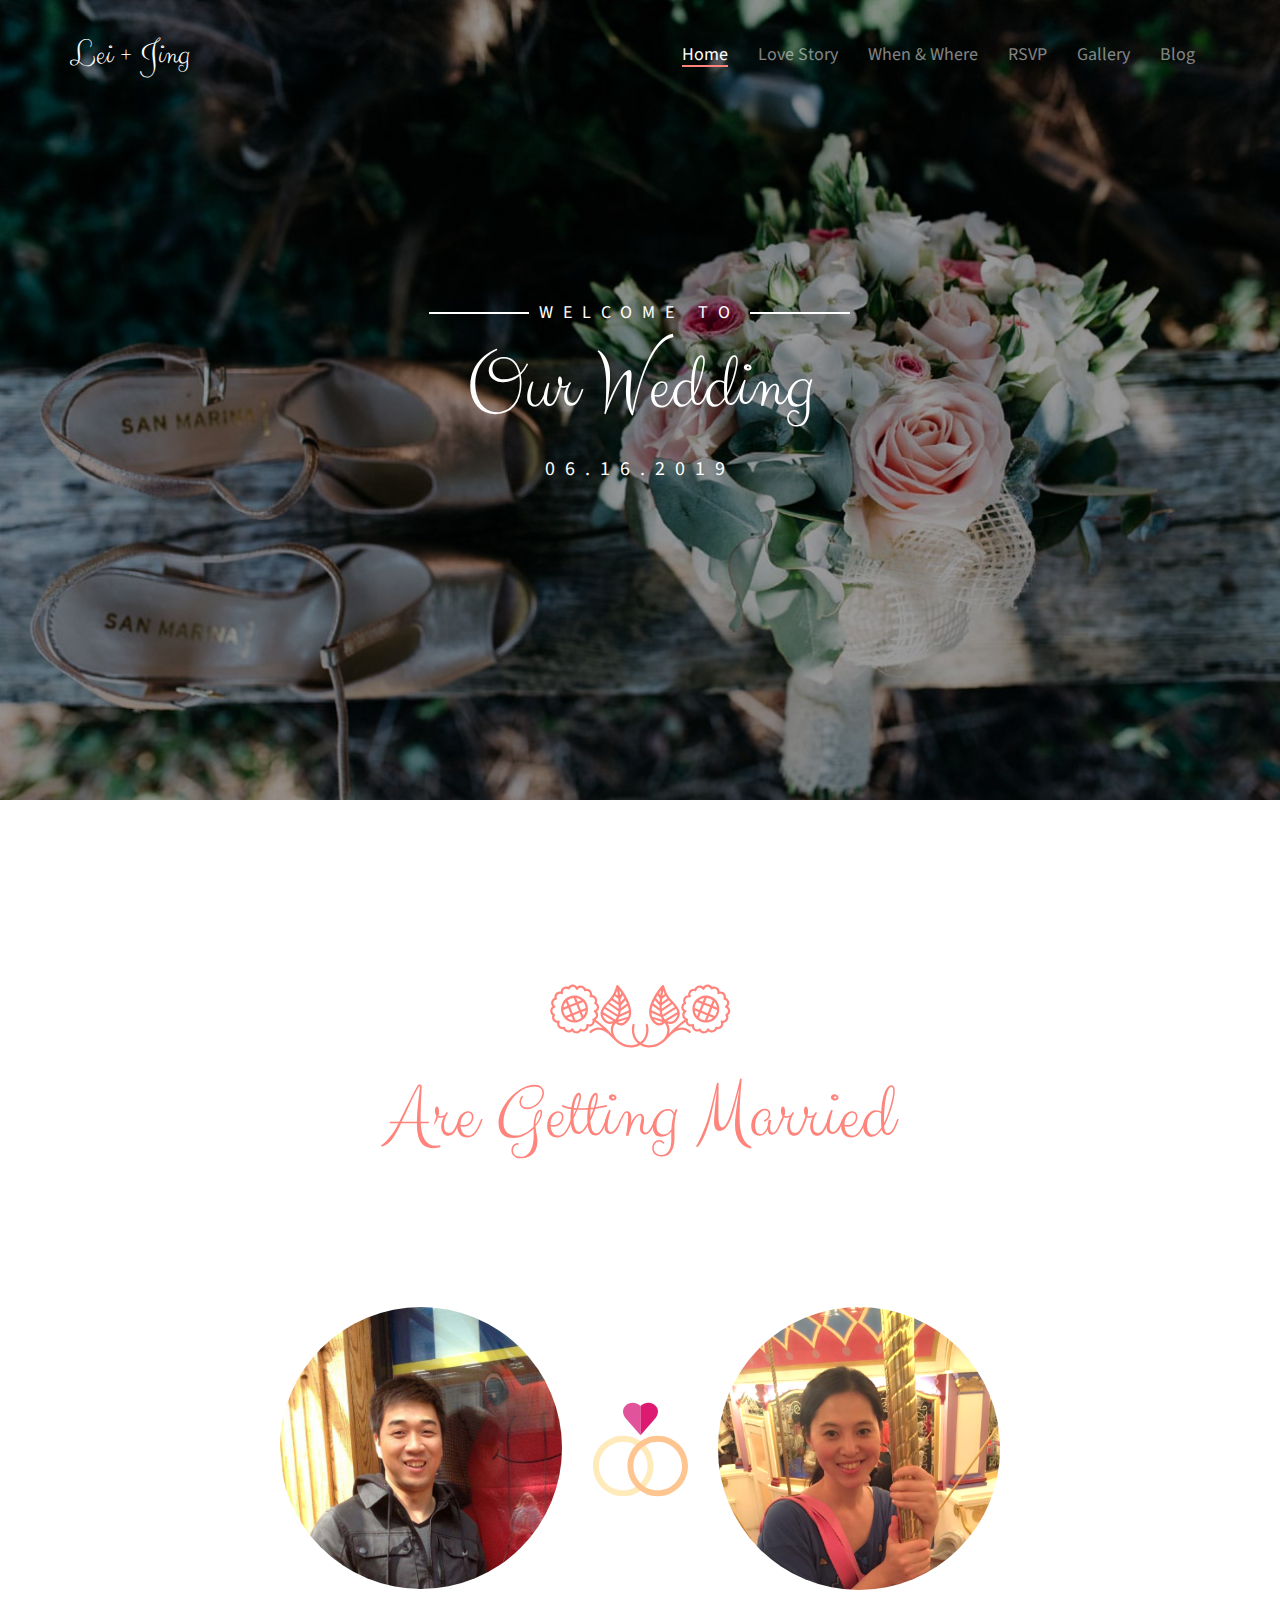
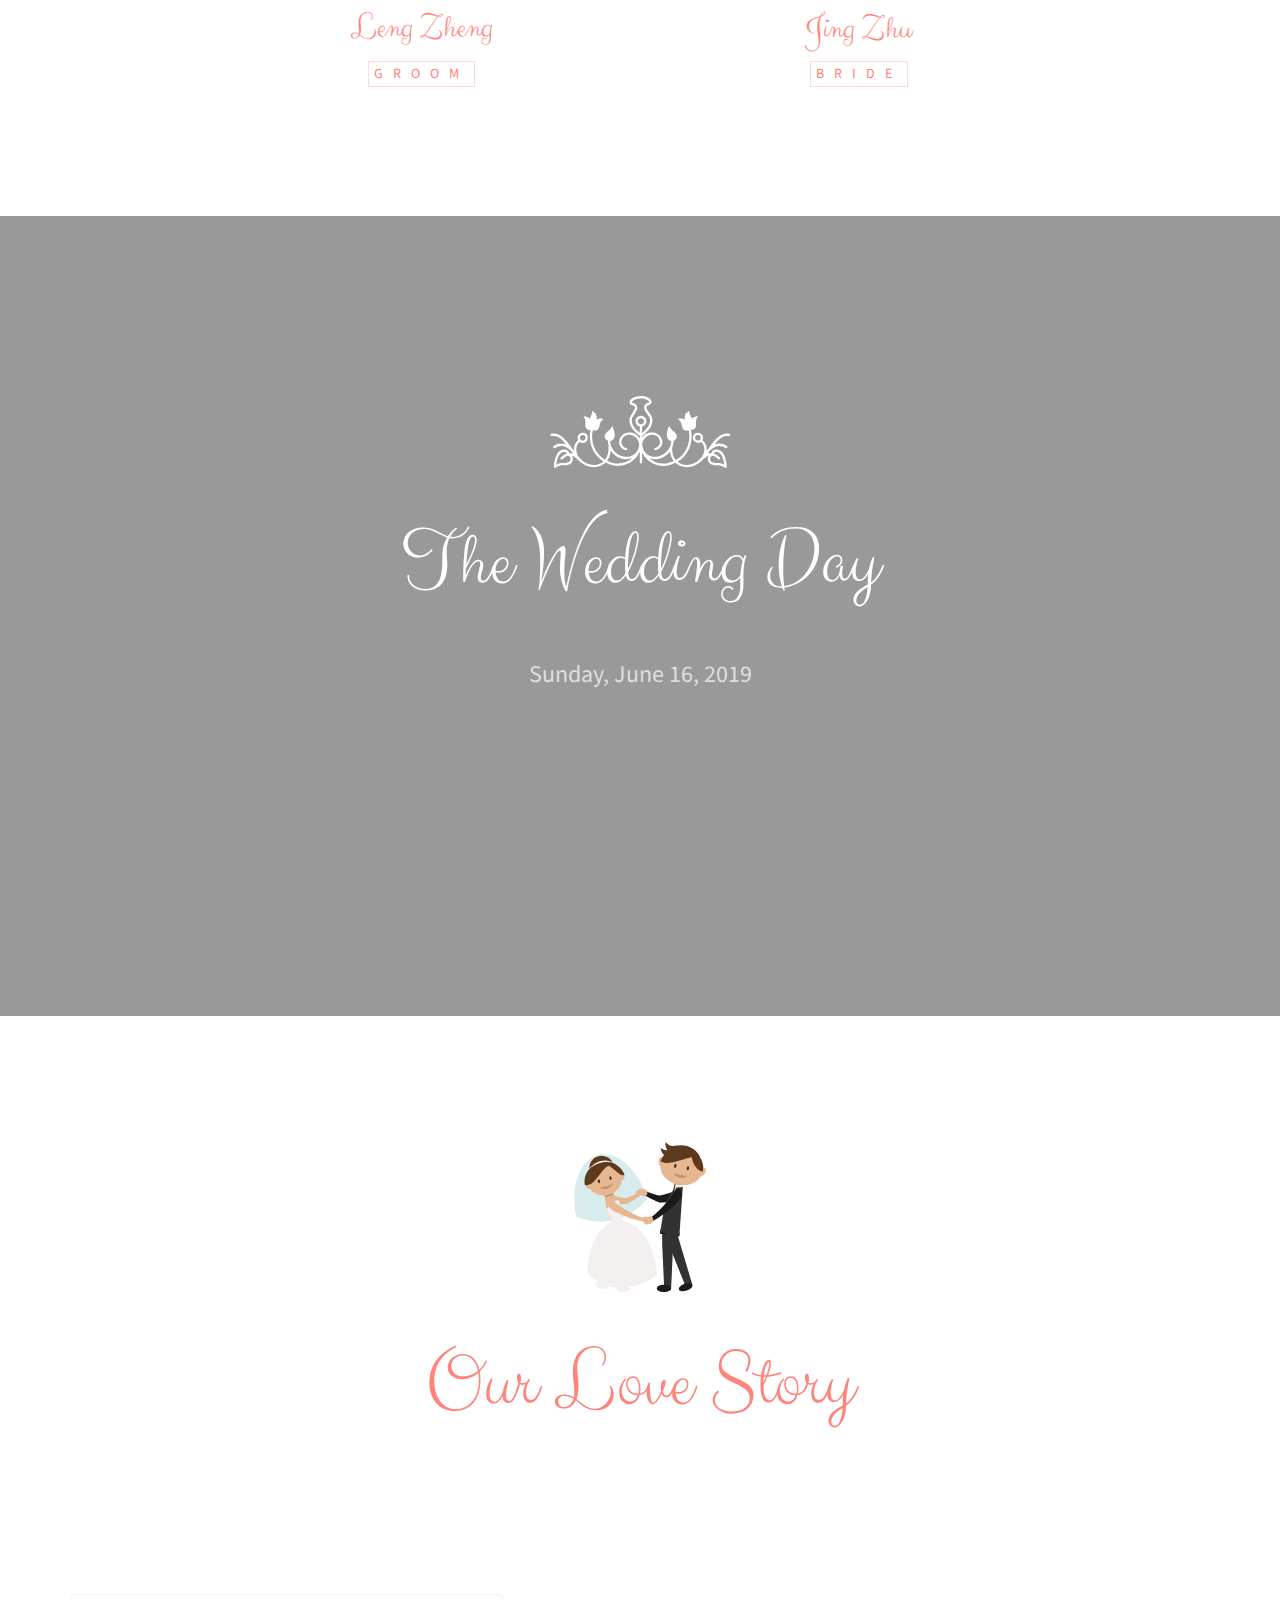
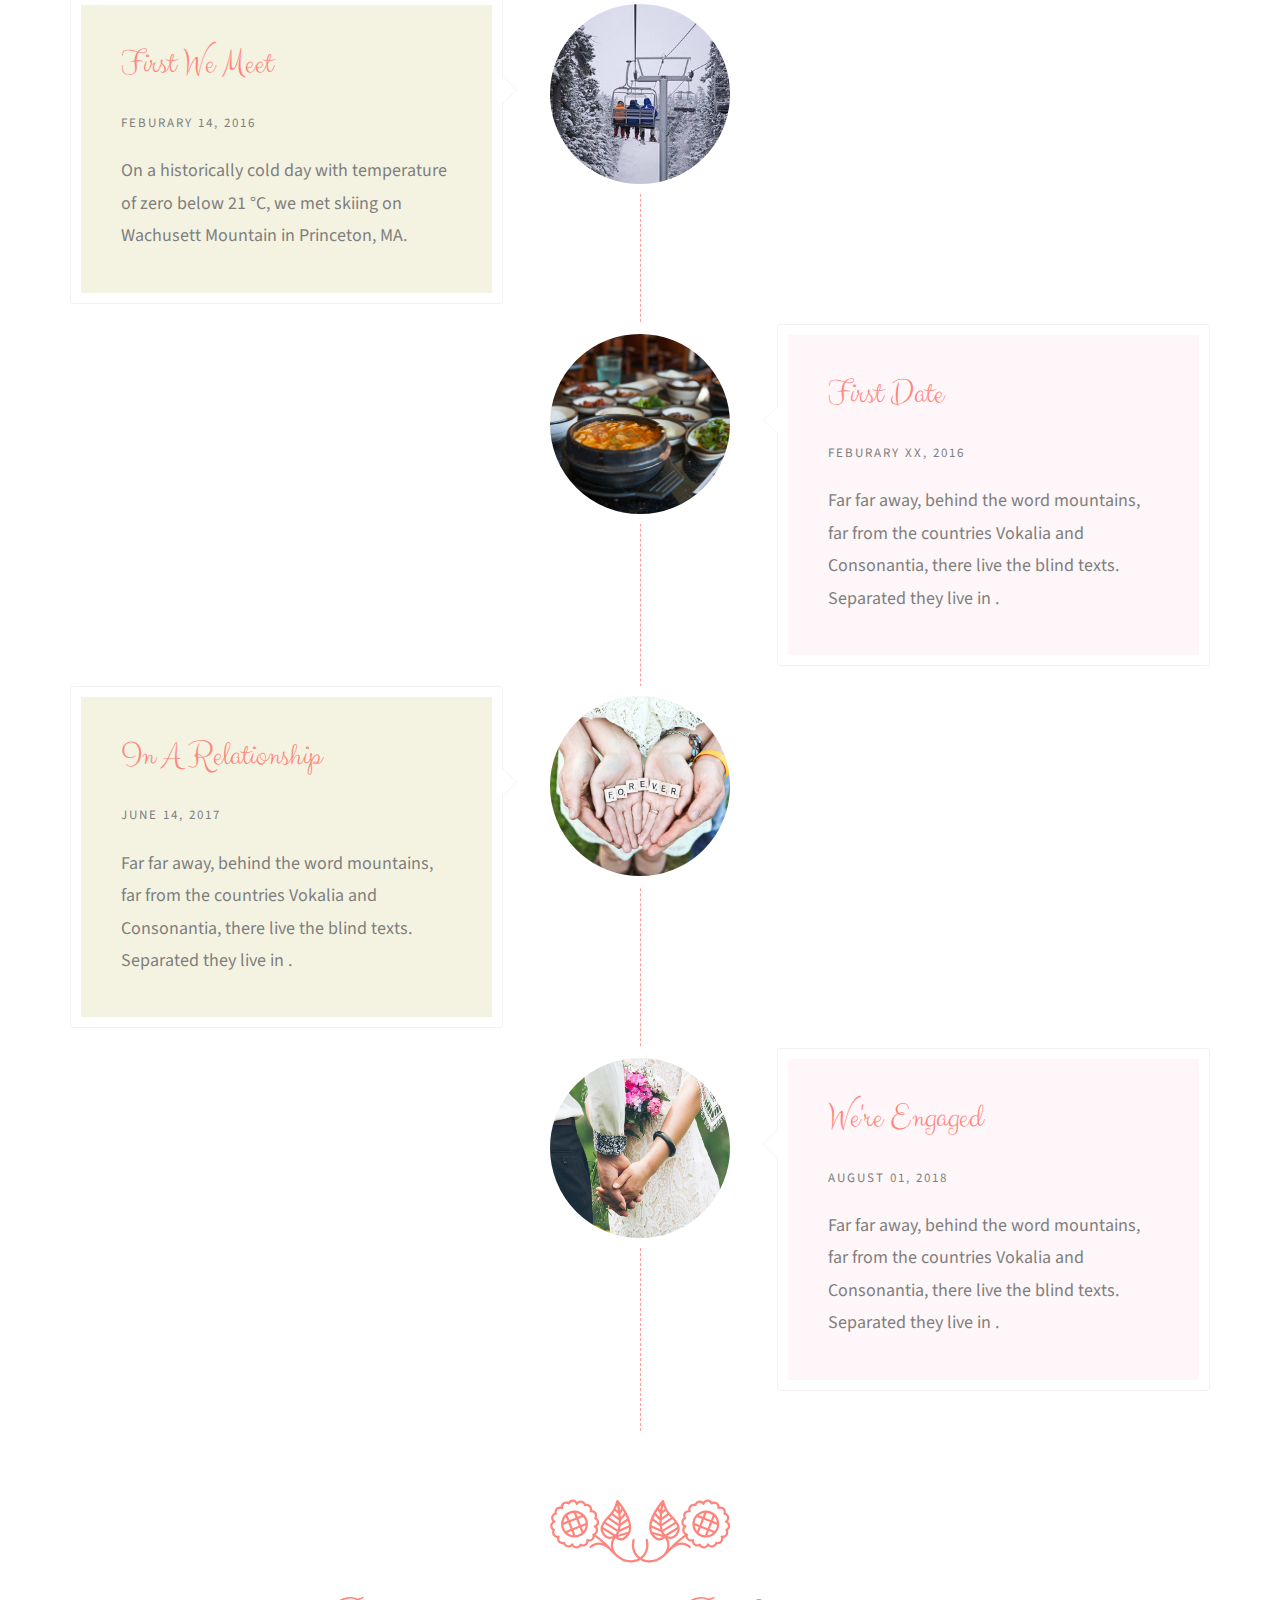
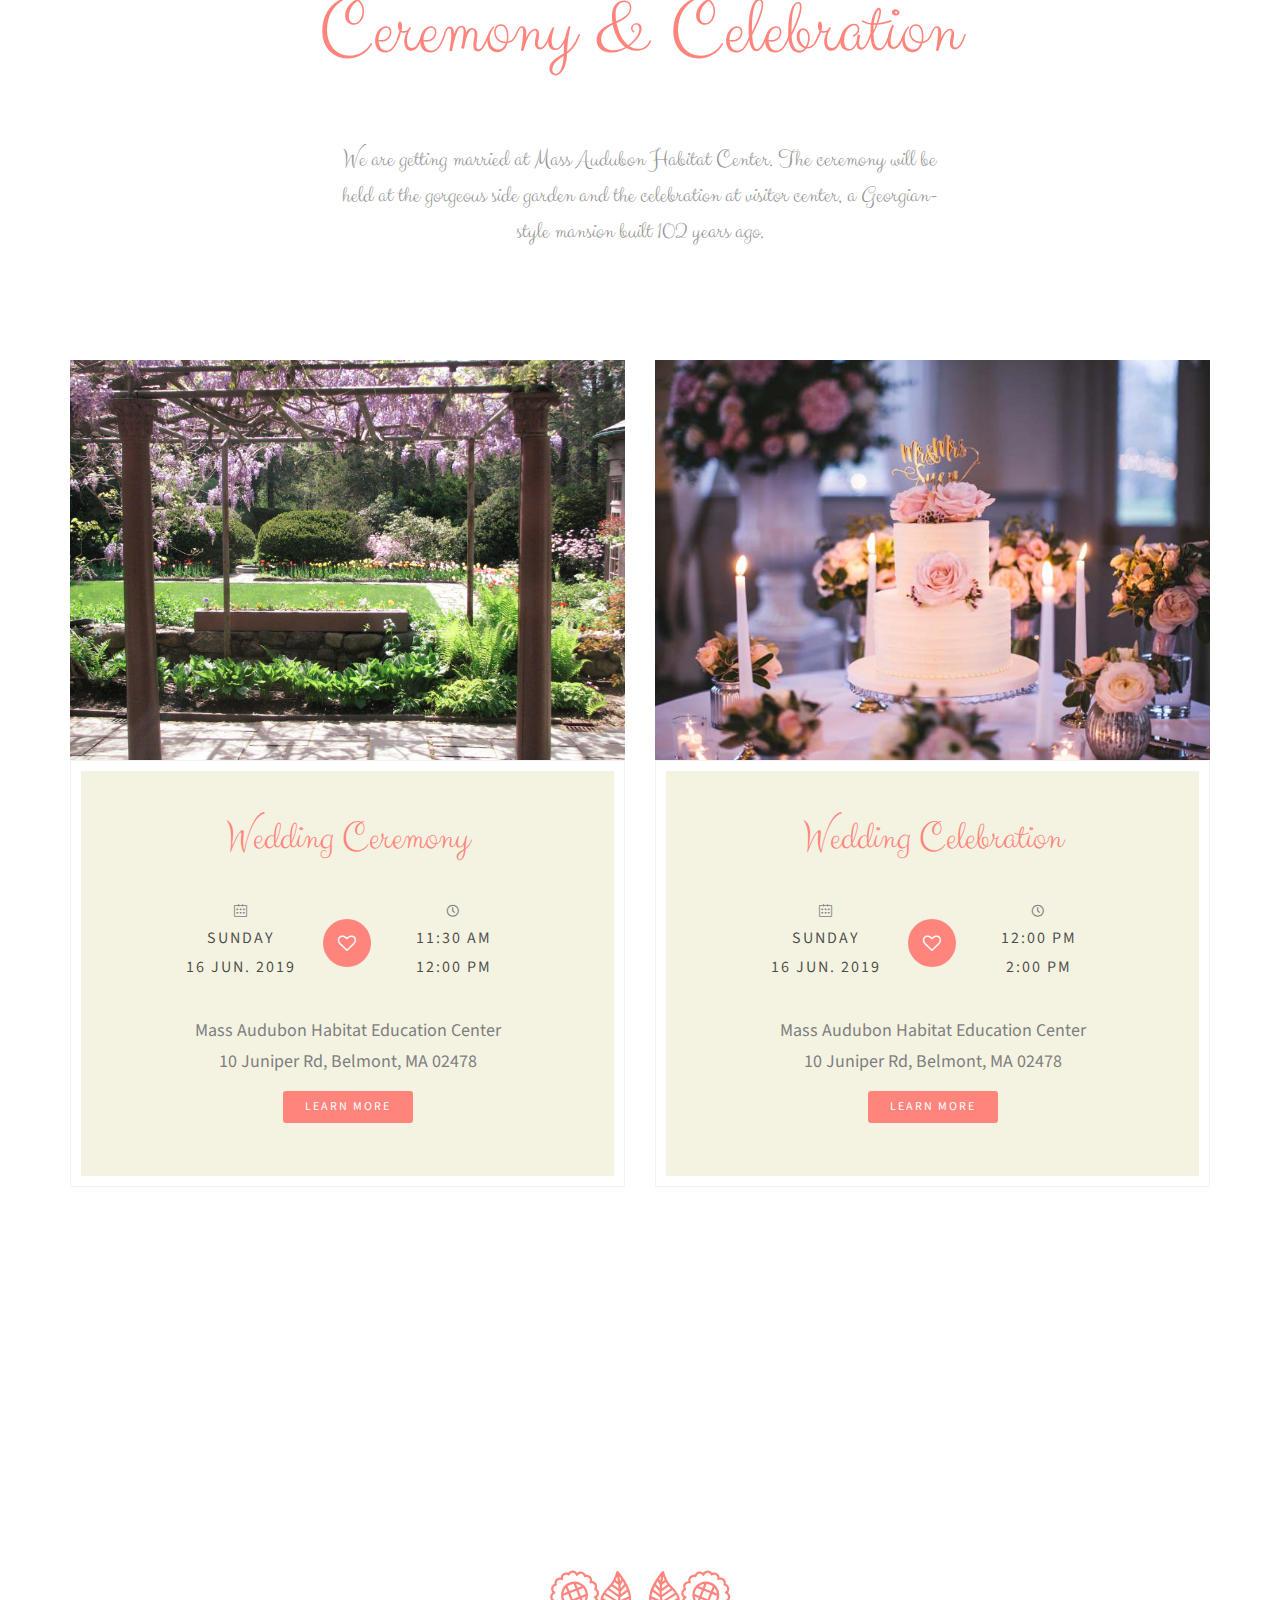
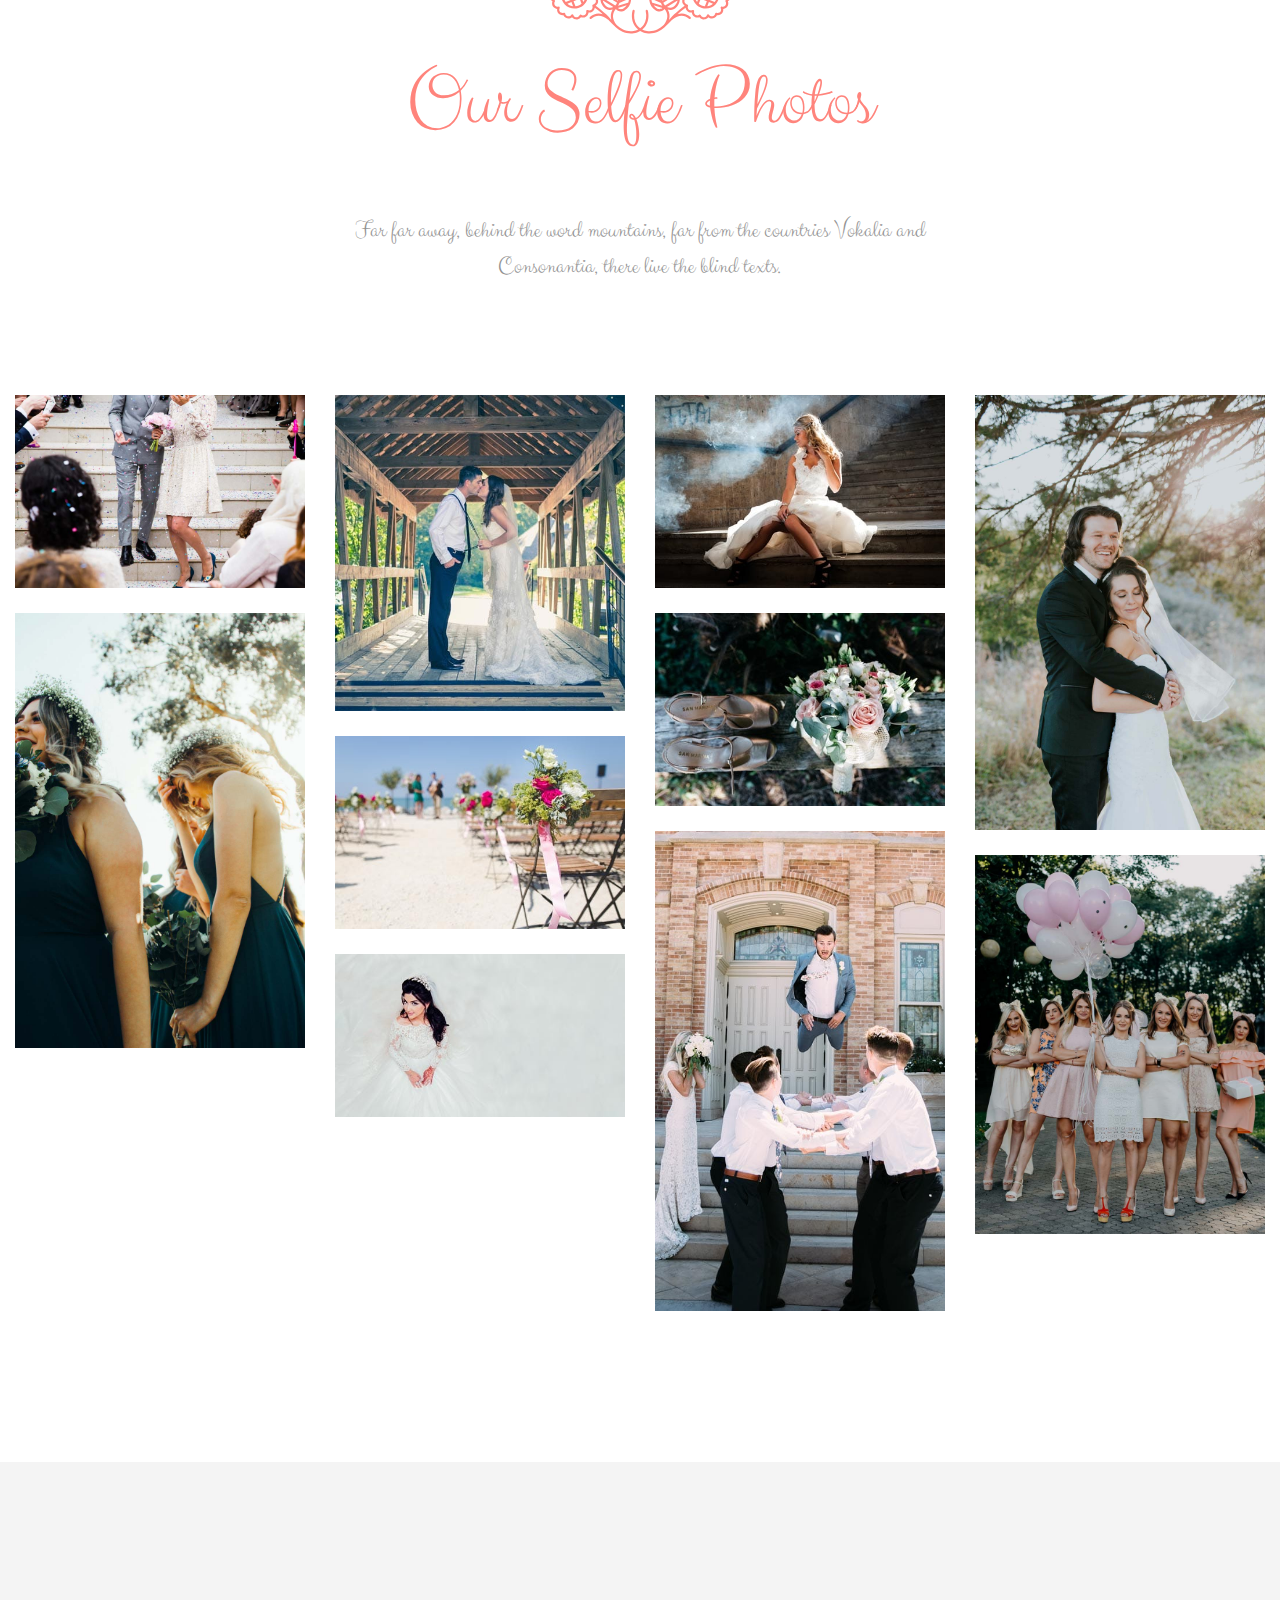
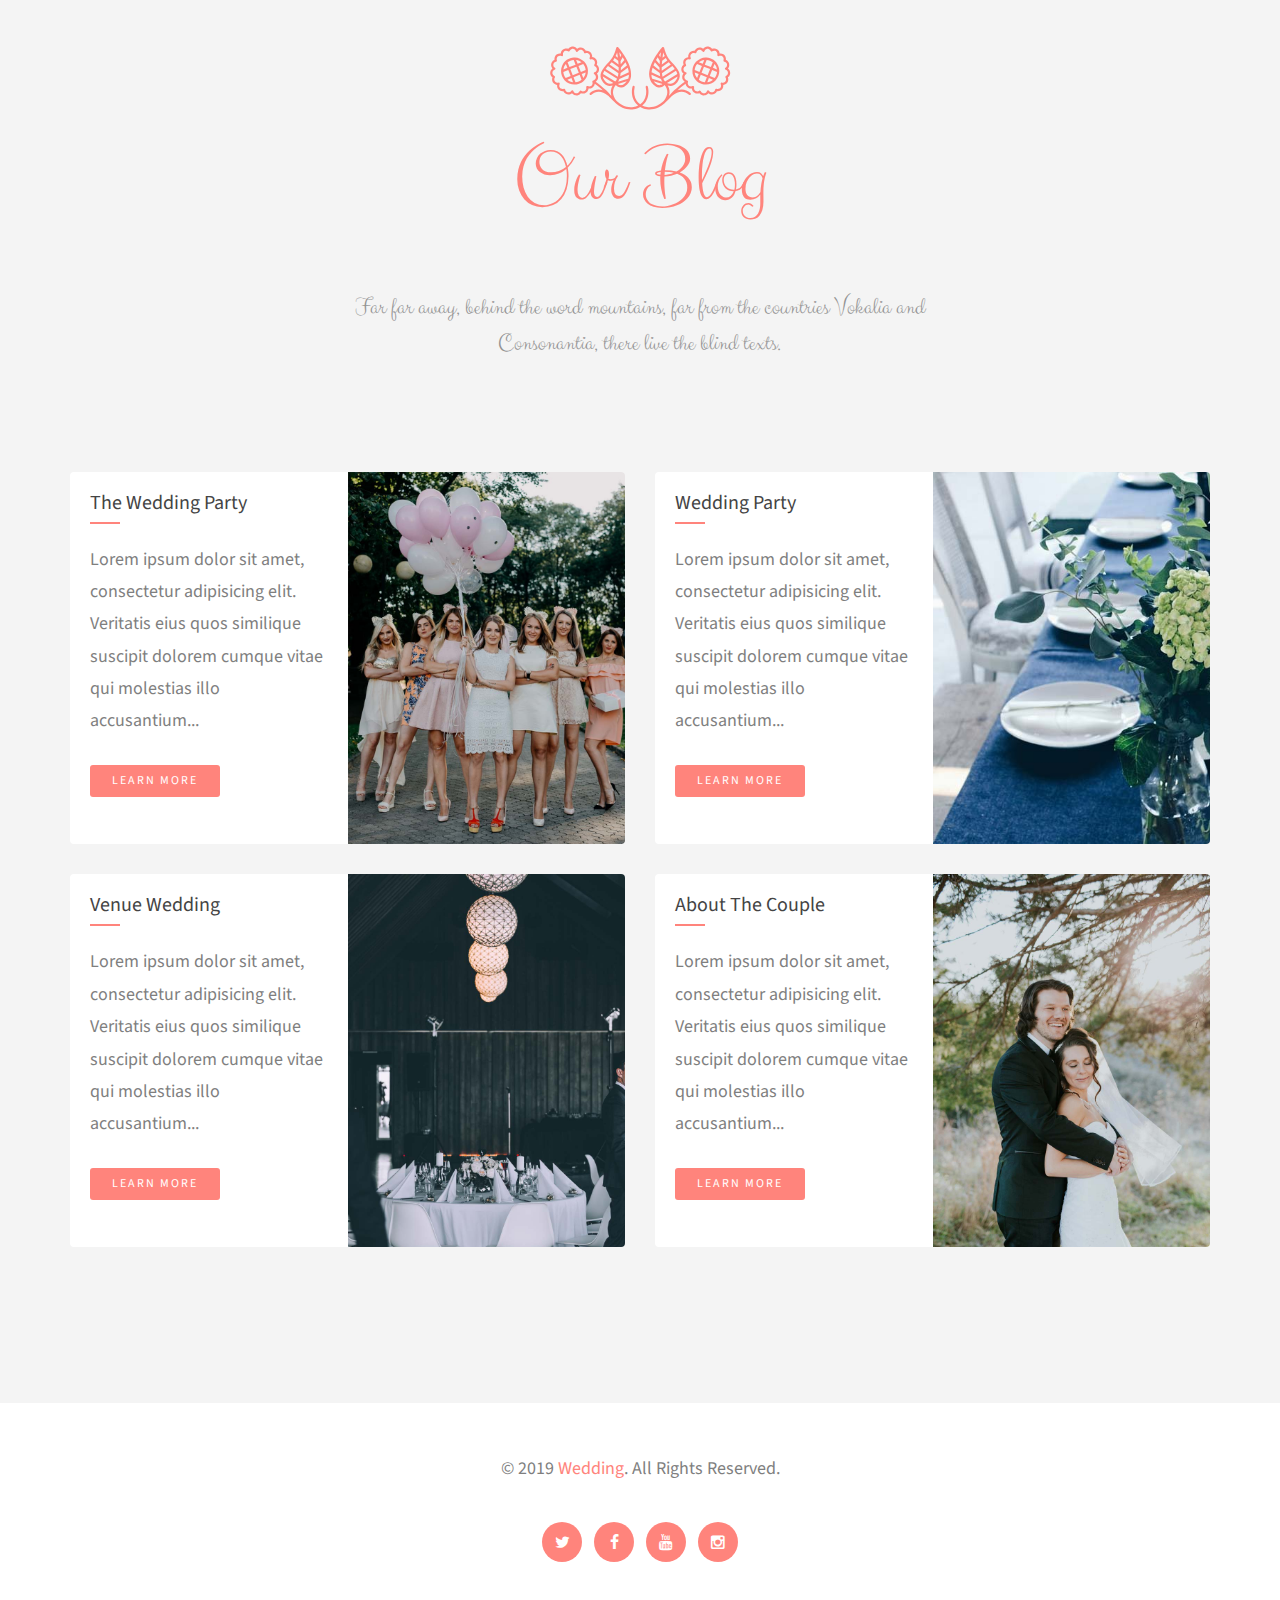
<file: frontend/index.html>
<!DOCTYPE html>
<!--[if lt IE 7]>      <html class="no-js lt-ie9 lt-ie8 lt-ie7"> <![endif]-->
<!--[if IE 7]>         <html class="no-js lt-ie9 lt-ie8"> <![endif]-->
<!--[if IE 8]>         <html class="no-js lt-ie9"> <![endif]-->
<!--[if gt IE 8]><!--> <html class="no-js"> <!--<![endif]-->
	<head>
	<meta charset="utf-8">
	<meta http-equiv="X-UA-Compatible" content="IE=edge">
	<title>Lei and Jing's Wedding &mdash; June 16, 2019</title>
	<meta name="viewport" content="width=device-width, initial-scale=1">
	<meta name="description" content="Free HTML5 Template by QBOOTSTRAP.COM" />
	<meta name="keywords" content="free html5, free template, free bootstrap, html5, css3, mobile first, responsive" />
	<meta name="author" content="QBOOTSTRAP.COM" />

  <!--
	//////////////////////////////////////////////////////

	FREE HTML5 TEMPLATE
	DESIGNED & DEVELOPED by QBOOTSTRAP.COM

	Website: 		http://qbootstrap.com/
	Email: 			info@qbootstrap.com
	Twitter: 		http://twitter.com/Q_bootstrap
	Facebook: 		https://www.facebook.com/Qbootstrap
	//////////////////////////////////////////////////////
	 -->

  	<!-- Facebook and Twitter integration -->
	<meta property="og:title" content=""/>
	<meta property="og:image" content=""/>
	<meta property="og:url" content=""/>
	<meta property="og:site_name" content=""/>
	<meta property="og:description" content=""/>
	<meta name="twitter:title" content="" />
	<meta name="twitter:image" content="" />
	<meta name="twitter:url" content="" />
	<meta name="twitter:card" content="" />

	<!-- Place favicon.ico and apple-touch-icon.png in the root directory -->
	<link rel="shortcut icon" href="favicon.ico">

	<link href='https://fonts.googleapis.com/css?family=Source+Sans+Pro:400,300,600,400italic,700' rel='stylesheet' type='text/css'>
	<link href="https://fonts.googleapis.com/css?family=Clicker+Script" rel="stylesheet">

	<!-- Animate.css -->
	<link rel="stylesheet" href="css/animate.css">
	<!-- Icomoon Icon Fonts-->
	<link rel="stylesheet" href="css/icomoon.css">
	<!-- Simple Line Icons -->
	<link rel="stylesheet" href="css/simple-line-icons.css">
	<!-- Owl Carousel -->
	<link rel="stylesheet" href="css/owl.carousel.min.css">
	<link rel="stylesheet" href="css/owl.theme.default.min.css">
	<!-- Magnific popup  -->
	<link rel="stylesheet" href="css/magnific-popup.css">
	<!-- Bootstrap  -->
	<link rel="stylesheet" href="css/bootstrap.css">

	<link rel="stylesheet" href="css/style.css">

	<!-- Modernizr JS -->
	
	<!-- FOR IE9 below -->
	<!--[if lt IE 9]>
	<script src="js/respond.min.js"></script>
	<![endif]-->

	</head>
	<body>
	<header role="banner" id="qbootstrap-header">
		<div class="container">
			<!-- <div class="row"> -->
		    <nav class="navbar navbar-default">
	        <div class="navbar-header">
	        	<!-- Mobile Toggle Menu Button -->
				<a href="#" class="js-qbootstrap-nav-toggle qbootstrap-nav-toggle" data-toggle="collapse" data-target="#navbar" aria-expanded="false" aria-controls="navbar"><i></i></a>
	          	<a class="navbar-brand" href="index.html">Lei &plus; Jing</a>
	        </div>
	        <div id="navbar" class="navbar-collapse collapse">
	          <ul class="nav navbar-nav navbar-right">
	            <li class="active"><a href="index.html" data-nav-section="home"><span>Home</span></a></li>
	            <!-- <li><a href="#" data-nav-section="groom-bride"><span>Groom &amp; Bride</span></a></li> -->
	            <li><a href="#" data-nav-section="story"><span>Love Story</span></a></li>
	            <!-- <li><a href="#" data-nav-section="greetings"><span>Greetings</span></a></li> -->
	            <!-- <li><a href="#" data-nav-section="people"><span>People</span></a></li> -->
	            <li><a href="#" data-nav-section="when-where"><span>When &amp; Where</span></a></li>
	            <li><a href="rsvp.html" ><span>RSVP</span></a></li>
	            <li><a href="#" data-nav-section="gallery"><span>Gallery</span></a></li>
	            <li><a href="#" data-nav-section="blog"><span>Blog</span></a></li>
	          </ul>
	        </div>
		    </nav>
		  <!-- </div> -->
	  </div>
	</header>

	<div class="qbootstrap-hero" data-section="home">
		<div class="qbootstrap-overlay"></div>
		<div class="qbootstrap-cover text-center" data-stellar-background-ratio="0.5" style="background-image: url(images/cover_bg_2.jpg);">
			<div class="display-t">
				<div class="display-tc">
					<div class="container">
						<div class="col-md-10 col-md-offset-1">
							<div class="animate-box svg-sm colored">
								<!-- <img src="images/flaticon/svg/004-nature.svg" class="svg" alt="Free HTML5 Bootstrap Template by QBootstrap.com"> -->
								<h1 class="holder"><span>Welcome to</span></h1>
								<h2>Our Wedding</h2>
								<p>06.16.2019</p>
							</div>
						</div>
					</div>
				</div>
			</div>
		</div>
	</div>

	<div id="qbootstrap-couple" class="qbootstrap-section-gray">
		<div class="container">
			<div class="row animate-box">
				<div class="col-md-8 col-md-offset-2 animate-box">
					<div class="col-md-12 text-center section-heading svg-sm colored">
						<img src="images/flaticon/svg/005-two.svg" class="svg" alt="Free HTML5 Bootstrap Template by QBootstrap.com">
						<h2>Are Getting Married</h2>
						<!--<p>Lorem ipsum dolor sit amet, consectetur adipisicing elit. Nam accusamus, sequi, minima repellendus explicabo magni aperiam, ducimus perferendis ad quidem suscipit omnis unde veritatis pariatur. Commodi, nisi. Iusto, accusantium a.</p>
						<p><strong>on June 16, 2019 &mdash; Belmont, Massachusett</strong></p>
						-->
					</div>
				</div>
			</div>
			<div class="row animate-box">
				<div class="col-md-8 col-md-offset-2 text-center">
					<div class="col-md-5 col-sm-5 col-xs-5 nopadding">
						<img src="images/groom.jpg" class="img-responsive" alt="Free HTML5 Bootstrap Template by QBootstrap.com">
						<h3>Leng Zheng</h3>
						<span>Groom</span>
					</div>
					<div class="col-md-2 col-sm-2 col-xs-2 nopadding"><h2 class="amp-center"><img src="images/flaticon/svg/003-luxury.svg" class="svg img-responsive" alt="Free HTML5 Bootstrap Template by QBootstrap.com"></h2></div>
					<div class="col-md-5 col-sm-5 col-xs-5 nopadding">
						<img src="images/bride.jpg" class="img-responsive" alt="Free HTML5 Bootstrap Template by QBootstrap.com">
						<h3>Jing Zhu</h3>
						<span>Bride</span>
					</div>
				</div>
			</div>
		</div>
	</div>

	<div id="qbootstrap-countdown" data-stellar-background-ratio="0.5" style="background-image: url(images/cover_bg_3.jpg);" data-section="wedding-day">
		<div class="overlay"></div>
		<div class="display-over">
			<div class="container">
				<div class="row animate-box">
					<div class="col-md-12 section-heading text-center svg-sm colored">
						<img src="images/flaticon/svg/006-flower-bell-outline-design-variant-with-vines-and-leaves.svg" class="svg" alt="Free HTML5 Bootstrap Template by QBootstrap.com">
						<h2 class="">The Wedding Day</h2>
						<span class="datewed">Sunday, June 16, 2019</span>
					</div>
				</div>
				<div class="row animate-box">
					<div class="col-md-8 col-md-offset-2 text-center">
						<p class="countdown">
							<span id="days"></span>
							<span id="hours"></span>
							<span id="minutes"></span>
							<span id="seconds"></span>
						</p>
					</div>
				</div>
			</div>
		</div>
	</div>
<!--
	<div id="qbootstrap-groom-bride" data-section="groom-bride">
		<div class="container">
			<div class="row animate-box">
				<div class="col-md-8 col-md-offset-2">
					<div class="col-md-12 text-center section-heading svg-sm-2 colored">
						<img src="images/flaticon/svg/002-wedding-couple.svg" class="svg" alt="Free HTML5 Bootstrap Template by QBootstrap.com">
						<h2>Groom &amp; Bride</h2>
						<p>Lorem ipsum dolor sit amet, consectetur adipisicing elit. Nam accusamus, sequi, minima repellendus explicabo magni aperiam, ducimus perferendis ad quidem suscipit omnis unde veritatis pariatur. Commodi, nisi. Iusto, accusantium a.</p>
					</div>
				</div>
			</div>
			<div class="row">
				<div class="col-md-6">
					<div class="couple groom text-center animate-box">
						<img src="images/groom.jpg" class="img-responsive" alt="Free HTML5 Bootstrap Template by QBootstrap.com">
						<div class="desc">
							<h2>Lei Zheng</h2>
							<p>Lorem ipsum dolor sit amet, consectetur adipisicing elit. Assumenda vero totam eum, necessitatibus reprehenderit nisi, ratione neque aspernatur sapiente minus? Omnis neque labore distinctio aspernatur esse impedit laboriosam, veritatis dolorem!</p>
							<ul class="social social-circle">
								<li><a href="#"><i class="icon-twitter"></i></a></li>
								<li><a href="#"><i class="icon-facebook"></i></a></li>
								<li><a href="#"><i class="icon-instagram"></i></a></li>
							</ul>
						</div>
					</div>
				</div>
				<div class="col-md-6">
					<div class="couple bride text-center animate-box">
						<img src="images/bride.jpg" class="img-responsive" alt="Free HTML5 Bootstrap Template by QBootstrap.com">
						<div class="desc">
							<h2>Jing Zhu</h2>
							<p>Lorem ipsum dolor sit amet, consectetur adipisicing elit. Assumenda vero totam eum, necessitatibus reprehenderit nisi, ratione neque aspernatur sapiente minus? Omnis neque labore distinctio aspernatur esse impedit laboriosam, veritatis dolorem!</p>
							<ul class="social social-circle">
								<li><a href="#"><i class="icon-twitter"></i></a></li>
								<li><a href="#"><i class="icon-facebook"></i></a></li>
								<li><a href="#"><i class="icon-instagram"></i></a></li>
							</ul>
						</div>
					</div>
				</div>
			</div>
		</div>
	</div>
-->
	<div id="qbootstrap-story" data-section="story" style= "padding-bottom: 0em;">
		<div class="container">
			<div class="row animate-box">
				<div class="col-md-8 col-md-offset-2">
					<div class="col-md-12 text-center section-heading svg-sm-2">
						<img src="images/flaticon/svg/002-wedding-couple.svg" class="svg" alt="Free HTML5 Bootstrap Template by QBootstrap.com">
						<h2>Our Love Story</h2>
					</div>
				</div>
			</div>
			<div class="row">
				<div class="col-md-12">
					<ul class="timeline animate-box">
						<li class="animate-box">
							<div class="timeline-badge" style="background-image:url(images/couple-1.jpg);"></div>
							<div class="timeline-panel">
								<div class="overlay"></div>
								<div class="timeline-heading">
									<h3 class="timeline-title">First We Meet</h3>
									<span class="date">Feburary 14, 2016</span>
								</div>
								<div class="timeline-body">
									<p>On a historically cold day with temperature of zero below 21 &deg;C, we met skiing on Wachusett Mountain in
									Princeton, MA.</p>
								</div>
							</div>
						</li>
						<li class="timeline-inverted animate-box">
							<div class="timeline-badge" style="background-image:url(images/couple-2.jpg);"></div>
							<div class="timeline-panel">
								<div class="overlay overlay-2"></div>
								<div class="timeline-heading">
									<h3 class="timeline-title">First Date</h3>
									<span class="date">Feburary xx, 2016</span>
								</div>
								<div class="timeline-body">
									<p>Far far away, behind the word mountains, far from the countries Vokalia and Consonantia, there live the blind texts. Separated they live in .</p>
								</div>
							</div>
						</li>
						<li class="animate-box">
							<div class="timeline-badge" style="background-image:url(images/couple-3.jpg);"></div>
							<div class="timeline-panel">
								<div class="overlay"></div>
								<div class="timeline-heading">
									<h3 class="timeline-title">In A Relationship</h3>
									<span class="date">June 14, 2017</span>
								</div>
								<div class="timeline-body">
									<p>Far far away, behind the word mountains, far from the countries Vokalia and Consonantia, there live the blind texts. Separated they live in .</p>
								</div>
							</div>
						</li>
						<li class="timeline-inverted animate-box">
							<div class="timeline-badge" style="background-image:url(images/couple-4.jpg);"></div>
							<div class="timeline-panel">
								<div class="overlay overlay-2"></div>
								<div class="timeline-heading">
									<h3 class="timeline-title">We're Engaged</h3>
									<span class="date">August 01, 2018</span>
								</div>
								<div class="timeline-body">
									<p>Far far away, behind the word mountains, far from the countries Vokalia and Consonantia, there live the blind texts. Separated they live in .</p>
								</div>
							</div>
						</li>
			    	</ul>
				</div>
			</div>
		</div>
	</div>
	<!-- <div id="qbootstrap-testimonials" class="qbootstrap-greetings" data-section="greetings" data-stellar-background-ratio="0.5" style="background-image: url(images/cover_bg_1.jpg);">
	<div class="overlay"></div>
		<div class="container">
			<div class="row animate-box">
				<div class="col-md-12 section-heading text-center svg-sm colored">
					<img src="images/flaticon/svg/006-flower-bell-outline-design-variant-with-vines-and-leaves.svg" class="svg" alt="Free HTML5 Bootstrap Template by QBootstrap.com">
					<h2 class="">Sweet Messages</h2>
				</div>
			</div>
			<div class="row">
				<div class="col-md-4 animate-box">
					<div class="box-testimony ">
						<blockquote>
							<span class="quote"><span><i class="icon-quote-left"></i></span></span>
							<p>&ldquo;Far far away, behind the word mountains, far from the countries Vokalia and Consonantia, there live the blind texts. Separated they live in Bookmarksgrove right at the coast of the Semantics, a large language ocean.&rdquo;</p>
						</blockquote>
						<p class="author">John Doe</p>
					</div>

				</div>
				<div class="col-md-4 animate-box">
					<div class="box-testimony ">
						<blockquote>
							<span class="quote"><span><i class="icon-quote-left"></i></span></span>
							<p>&ldquo;Far far away, behind the word mountains, far from the countries Vokalia and Consonantia, there live the blind texts.&rdquo;</p>
						</blockquote>
						<p class="author">John Doe</p>
					</div>


				</div>
				<div class="col-md-4 animate-box">
					<div class="box-testimony ">
						<blockquote>
							<span class="quote"><span><i class="icon-quote-left"></i></span></span>
							<p>&ldquo;Far far away, behind the word mountains, far from the countries Vokalia and Consonantia, there live the blind texts. Separated they live in Bookmarksgrove right at the coast of the Semantics, a large language ocean.&rdquo;</p>
						</blockquote>
						<p class="author">John Doe</p>
					</div>

				</div>
			</div>
		</div>
	</div>

	<div id="qbootstrap-people" data-section="people">
		<div class="container">
			<div class="row animate-box">
				<div class="col-md-8 col-md-offset-2">
					<div class="col-md-12 text-center section-heading svg-sm colored">
						<img src="images/flaticon/svg/005-two.svg" class="svg" alt="Free HTML5 Bootstrap Template by QBootstrap.com">
						<h2>The Groomsmen</h2>
						<div class="row">
						<div class="col-md-10 col-md-offset-1 subtext  ">
							<h3>Far far away, behind the word mountains, far from the countries Vokalia and Consonantia, there live the blind texts.</h3>
						</div>
					</div>
					</div>
				</div>
			</div>
			<div class="row row-bottom-padded-lg">
				<div class="col-md-3 text-center animate-box">
					<div class="groom-men">
						<img src="images/groom-men-1.jpg" class="img-responsive" alt="Free HTML5 Bootstrap Template by QBootstrap.com">
						<h3>Ian Bill</h3>
					</div>
				</div>
				<div class="col-md-3 text-center animate-box">
					<div class="groom-men">
						<img src="images/groom-men-2.jpg" class="img-responsive" alt="Free HTML5 Bootstrap Template by QBootstrap.com">
						<h3>George Smith</h3>
					</div>
				</div>
				<div class="col-md-3 text-center animate-box">
					<div class="groom-men">
						<img src="images/groom-men-3.jpg" class="img-responsive" alt="Free HTML5 Bootstrap Template by QBootstrap.com">
						<h3>Brian Thompson</h3>
					</div>
				</div>
				<div class="col-md-3 text-center animate-box">
					<div class="groom-men">
						<img src="images/groom-men-4.jpg" class="img-responsive" alt="Free HTML5 Bootstrap Template by QBootstrap.com">
						<h3>David Howard</h3>
					</div>
				</div>
			</div>
			<div class="row animate-box">
				<div class="col-md-8 col-md-offset-2">
					<div class="col-md-12 text-center section-heading svg-sm colored">
						<img src="images/flaticon/svg/005-two.svg" class="svg" alt="Free HTML5 Bootstrap Template by QBootstrap.com">
						<h2>The Bridesmaid</h2>
					</div>
				</div>
			</div>
			<div class="row">
				<div class="col-md-3 text-center animate-box">
					<div class="groom-men">
						<img src="images/bridesmaid-1.jpg" class="img-responsive" alt="Free HTML5 Bootstrap Template by QBootstrap.com">
						<h3>Angel Thomas</h3>
					</div>
				</div>
				<div class="col-md-3 text-center animate-box">
					<div class="groom-men">
						<img src="images/bridesmaid-2.jpg" class="img-responsive" alt="Free HTML5 Bootstrap Template by QBootstrap.com">
						<h3>Kathy Shol</h3>
					</div>
				</div>
				<div class="col-md-3 text-center animate-box">
					<div class="groom-men">
						<img src="images/bridesmaid-3.jpg" class="img-responsive" alt="Free HTML5 Bootstrap Template by QBootstrap.com">
						<h3>Rose Mel</h3>
					</div>
				</div>
				<div class="col-md-3 text-center animate-box">
					<div class="groom-men">
						<img src="images/bridesmaid-4.jpg" class="img-responsive" alt="Free HTML5 Bootstrap Template by QBootstrap.com">
						<h3>Ann Hathway</h3>
					</div>
				</div>
			</div>
		</div>
	</div>
    -->
	<div id="qbootstrap-when-where" data-section="when-where" style= "padding-top: 0em;">
		<div class="container">
			<div class="row animate-box">
				<div class="col-md-8 col-md-offset-2">
					<div class="col-md-12 text-center section-heading svg-sm colored">
						<img src="images/flaticon/svg/005-two.svg" class="svg" alt="Free HTML5 Bootstrap Template by QBootstrap.com">
						<h2>Ceremony &amp; Celebration</h2>
						<div class="row">
						<div class="col-md-10 col-md-offset-1 subtext">
							<h3>We are getting married at Mass Audubon Habitat Center. The ceremony will be held at the gorgeous side garden and
							the celebration at visitor center, a Georgian-style mansion built 102 years ago.</h3>
						</div>
					</div>
					</div>
				</div>
			</div>
			<div class="row row-bottom-padded-md">
				<div class="col-md-6 text-center animate-box">
					<div class="wedding-events">
						<div class="ceremony-bg" style="background-image: url(images/wed-ceremony.jpg);"></div>
						<div class="desc">
							<h3>Wedding Ceremony</h3>
							<div class="row">
								<div class="col-md-2 col-md-push-5">
									<div class="icon-tip">
										<span class="icon"><i class="icon-heart-o"></i></span>
									</div>
								</div>
								<div class="col-md-5 col-md-pull-1">
									<div class="date">
										<i class="icon-calendar"></i>
										<span>Sunday</span>
										<span>16 Jun. 2019</span>
									</div>
								</div>
								<div class="col-md-5 col-md-pull-1">
									<div class="date">
										<i class="icon-clock2"></i>
										<span>11:30 AM</span>
										<span>12:00 PM</span>
									</div>
								</div>
							</div>
							<p style= "line-height: 0.2;">  </p>
							<p style= "line-height: 0.2;"> Mass Audubon Habitat Education Center </p>
							<p style= "line-height: 0.2;"> 10 Juniper Rd, Belmont, MA 02478 </p>
							<p>  </p>
							<p><a href="https://www.massaudubon.org/get-outdoors/wildlife-sanctuaries/habitat/about" class="btn btn-primary btn-sm">Learn more</a></p>
						</div>
					</div>
				</div>
				<div class="col-md-6 text-center animate-box">
					<div class="wedding-events">
						<div class="ceremony-bg" style="background-image: url(images/wed-party.jpg);"></div>
						<div class="desc">
							<h3>Wedding Celebration</h3>
							<div class="row">
								<div class="col-md-2 col-md-push-5">
									<div class="icon-tip">
										<span class="icon"><i class="icon-heart-o"></i></span>
									</div>
								</div>
								<div class="col-md-5 col-md-pull-1">
									<div class="date">
										<i class="icon-calendar"></i>
										<span>Sunday</span>
										<span>16 Jun. 2019</span>
									</div>
								</div>
								<div class="col-md-5 col-md-pull-1">
									<div class="date">
										<i class="icon-clock2"></i>
										<span>12:00 PM</span>
										<span>2:00 PM</span>
									</div>
								</div>
							</div>
							<p style= "line-height: 0.2;">  </p>
							<p style= "line-height: 0.2;"> Mass Audubon Habitat Education Center </p>
							<p style= "line-height: 0.2;"> 10 Juniper Rd, Belmont, MA 02478 </p>
							<p>  </p>
							<p><a href="https://www.massaudubon.org/get-outdoors/wildlife-sanctuaries/habitat/about" class="btn btn-primary btn-sm">Learn more</a></p>
						</div>
					</div>
				</div>
			</div>
			<div class="row">
				<div class="col-md-12">
					<div id="map" class="qbootstrap-map"></div>
				</div>
			</div>
		</div>
		</div>
	</div>


	<div id="qbootstrap-gallery" data-section="gallery">
		<div class="container">
			<div class="row animate-box">
				<div class="col-md-8 col-md-offset-2">
					<div class="col-md-12 text-center section-heading svg-sm colored">
						<img src="images/flaticon/svg/005-two.svg" class="svg" alt="Free HTML5 Bootstrap Template by QBootstrap.com">
						<h2>Our Selfie Photos</h2>
						<div class="row">
						<div class="col-md-10 col-md-offset-1 subtext">
							<h3>Far far away, behind the word mountains, far from the countries Vokalia and Consonantia, there live the blind texts.</h3>
						</div>
					</div>
					</div>
				</div>
			</div>
		</div>
		<div class="container-fluid">
			<div class="row">
				<div class="col-md-3 col-sm-6">
					<div class="gallery animate-box">
						<a class="gallery-img image-popup image-popup" href="images/gallery-1.jpg"><img src="images/gallery-1.jpg" class="img-responsive" alt="Free HTML5 Bootstrap Template by QBootstrap.com"></a>
					</div>
					<div class="gallery animate-box">
						<a class="gallery-img image-popup" href="images/gallery-10.jpg"><img src="images/gallery-10.jpg" class="img-responsive" alt="Free HTML5 Bootstrap Template by QBootstrap.com"></a>
					</div>
				</div>
				<div class="col-md-3 col-sm-6">
					<div class="gallery animate-box">
						<a class="gallery-img image-popup" href="images/gallery-6.jpg"><img src="images/gallery-6.jpg" class="img-responsive" alt="Free HTML5 Bootstrap Template by QBootstrap.com"></a>
					</div>
					<div class="gallery animate-box">
						<a class="gallery-img image-popup" href="images/gallery-2.jpg"><img src="images/gallery-2.jpg" class="img-responsive" alt="Free HTML5 Bootstrap Template by QBootstrap.com"></a>
					</div>
					<div class="gallery animate-box">
						<a class="gallery-img image-popup" href="images/gallery-5.jpg"><img src="images/gallery-5.jpg" class="img-responsive" alt="Free HTML5 Bootstrap Template by QBootstrap.com"></a>
					</div>
				</div>
				<div class="col-md-3 col-sm-6">
					<div class="gallery animate-box">
						<a class="gallery-img image-popup" href="images/gallery-7.jpg"><img src="images/gallery-7.jpg" class="img-responsive" alt="Free HTML5 Bootstrap Template by QBootstrap.com"></a>
					</div>
					<div class="gallery animate-box">
						<a class="gallery-img image-popup" href="images/gallery-3.jpg"><img src="images/gallery-3.jpg" class="img-responsive" alt="Free HTML5 Bootstrap Template by QBootstrap.com"></a>
					</div>
					<div class="gallery animate-box">
						<a class="gallery-img image-popup" href="images/gallery-4.jpg"><img src="images/gallery-4.jpg" class="img-responsive" alt="Free HTML5 Bootstrap Template by QBootstrap.com"></a>
					</div>
				</div>
				<div class="col-md-3 col-sm-6">
					<div class="gallery animate-box">
						<a class="gallery-img image-popup" href="images/gallery-8.jpg"><img src="images/gallery-8.jpg" class="img-responsive" alt="Free HTML5 Bootstrap Template by QBootstrap.com"></a>
					</div>
					<div class="gallery animate-box">
						<a class="gallery-img image-popup" href="images/gallery-9.jpg"><img src="images/gallery-9.jpg" class="img-responsive" alt="Free HTML5 Bootstrap Template by QBootstrap.com"></a>
					</div>
				</div>
			</div>
		</div>
	</div>

	<div id="qbootstrap-press" data-section="blog">
		<div class="container">
			<div class="row animate-box">
				<div class="col-md-8 col-md-offset-2">
					<div class="col-md-12 text-center section-heading svg-sm colored">
						<img src="images/flaticon/svg/005-two.svg" class="svg" alt="Free HTML5 Bootstrap Template by QBootstrap.com">
						<h2>Our Blog</h2>
						<div class="row">
						<div class="col-md-10 col-md-offset-1 subtext">
							<h3>Far far away, behind the word mountains, far from the countries Vokalia and Consonantia, there live the blind texts.</h3>
						</div>
					</div>
					</div>
				</div>
			</div>
			<div class="row">
				<div class="col-md-6">
					<div class="qbootstrap-press-item animate-box">
						<div class="qbootstrap-press-img" style="background-image: url(images/blog-1.jpg)">
						</div>
						<div class="qbootstrap-press-text">
							<h3 class="h2 qbootstrap-press-title">The Wedding Party <span class="qbootstrap-border"></span></h3>
							<p>Lorem ipsum dolor sit amet, consectetur adipisicing elit. Veritatis eius quos similique suscipit dolorem cumque vitae qui molestias illo accusantium...</p>
							<p><a href="#" class="btn btn-primary btn-sm">Learn more</a></p>
						</div>
					</div>
				</div>

				<div class="col-md-6">
					<div class="qbootstrap-press-item animate-box">
						<div class="qbootstrap-press-img" style="background-image: url(images/blog-2.jpg)">
						</div>
						<div class="qbootstrap-press-text">
							<h3 class="h2 qbootstrap-press-title">Wedding Party <span class="qbootstrap-border"></span></h3>
							<p>Lorem ipsum dolor sit amet, consectetur adipisicing elit. Veritatis eius quos similique suscipit dolorem cumque vitae qui molestias illo accusantium...</p>
							<p><a href="#" class="btn btn-primary btn-sm">Learn more</a></p>
						</div>
					</div>
				</div>

				<div class="col-md-6">
					<div class="qbootstrap-press-item animate-box">
						<div class="qbootstrap-press-img" style="background-image: url(images/blog-3.jpg);">
						</div>
						<div class="qbootstrap-press-text">
							<h3 class="h2 qbootstrap-press-title">Venue Wedding <span class="qbootstrap-border"></span></h3>
							<p>Lorem ipsum dolor sit amet, consectetur adipisicing elit. Veritatis eius quos similique suscipit dolorem cumque vitae qui molestias illo accusantium...</p>
							<p><a href="#" class="btn btn-primary btn-sm">Learn more</a></p>
						</div>
					</div>
				</div>

				<div class="col-md-6">
					<div class="qbootstrap-press-item animate-box">
						<div class="qbootstrap-press-img" style="background-image: url(images/blog-4.jpg);">
						</div>
						<div class="qbootstrap-press-text">
							<h3 class="h2 qbootstrap-press-title">About The Couple <span class="qbootstrap-border"></span></h3>
							<p>Lorem ipsum dolor sit amet, consectetur adipisicing elit. Veritatis eius quos similique suscipit dolorem cumque vitae qui molestias illo accusantium...</p>
							<p><a href="#" class="btn btn-primary btn-sm">Learn more</a></p>
						</div>
					</div>
				</div>

			</div>
		</div>
	</div>

	<footer id="footer" role="contentinfo">
		<div class="container">
			<div class="row row-bottom-padded-sm">
				<div class="col-md-12">
					<p class="copyright text-center">&copy; 2019 <a href="index.html">Wedding</a>. All Rights Reserved. </p>
				</div>
			</div>
			<div class="row">
				<div class="col-md-12 text-center">
					<ul class="social social-circle">
						<li><a href="#"><i class="icon-twitter"></i></a></li>
						<li><a href="#"><i class="icon-facebook"></i></a></li>
						<li><a href="#"><i class="icon-youtube"></i></a></li>
						<li><a href="https://www.instagram.com/massaudubon/"><i class="icon-instagram"></i></a></li>
					</ul>
				</div>
			</div>
		</div>
	</footer>


	<!-- jQuery -->
	<script src="js/jquery.min.js"></script>
	<!-- jQuery Easing -->
	<script src="js/jquery.easing.1.3.js"></script>
	<!-- Bootstrap -->
	<script src="js/bootstrap.min.js"></script>
	<!-- Waypoints -->
	<script src="js/jquery.waypoints.min.js"></script>
	<!-- YTPlayer -->
	<script src="js/jquery.mb.YTPlayer.min.js"></script>
	<!-- Flexslider -->
	<script src="js/jquery.flexslider-min.js"></script>
	<!-- Owl Carousel -->
	<script src="js/owl.carousel.min.js"></script>
	<!-- Parallax -->
	<script src="js/jquery.stellar.min.js"></script>
	<!-- Magnific Popup -->
	<script src="js/jquery.magnific-popup.min.js"></script>
	<script src="js/magnific-popup-options.js"></script>
	<!-- Main JS (Do not remove) -->
	<script src="js/main.js"></script>

	</body>
</html>
</file>
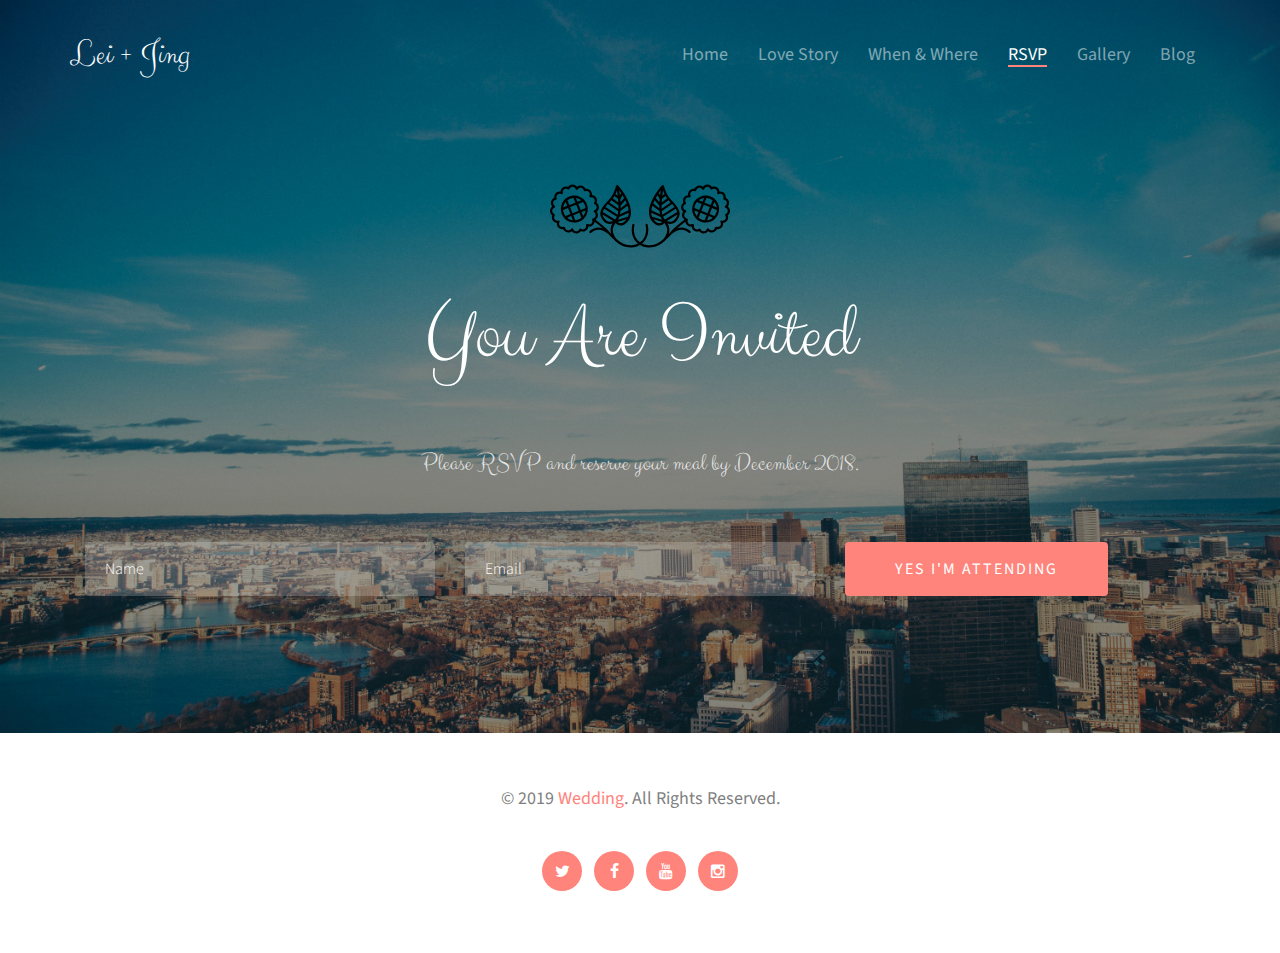
<file: frontend/rsvp.html>
<!DOCTYPE html>
<!--[if lt IE 7]>      <html class="no-js lt-ie9 lt-ie8 lt-ie7"> <![endif]-->
<!--[if IE 7]>         <html class="no-js lt-ie9 lt-ie8"> <![endif]-->
<!--[if IE 8]>         <html class="no-js lt-ie9"> <![endif]-->
<!--[if gt IE 8]><!--> <html class="no-js"> <!--<![endif]-->
	<head>
	<meta charset="utf-8">
	<meta http-equiv="X-UA-Compatible" content="IE=edge">
	<title>Lei and Jing's Wedding &mdash; June 16, 2019</title>
	<meta name="viewport" content="width=device-width, initial-scale=1">
	<meta name="description" content="Free HTML5 Template by QBOOTSTRAP.COM" />
	<meta name="keywords" content="free html5, free template, free bootstrap, html5, css3, mobile first, responsive" />
	<meta name="author" content="QBOOTSTRAP.COM" />

  <!--
	//////////////////////////////////////////////////////

	FREE HTML5 TEMPLATE
	DESIGNED & DEVELOPED by QBOOTSTRAP.COM

	Website: 		http://qbootstrap.com/
	Email: 			info@qbootstrap.com
	Twitter: 		http://twitter.com/Q_bootstrap
	Facebook: 		https://www.facebook.com/Qbootstrap
	//////////////////////////////////////////////////////
	 -->

  	<!-- Facebook and Twitter integration -->
	<meta property="og:title" content=""/>
	<meta property="og:image" content=""/>
	<meta property="og:url" content=""/>
	<meta property="og:site_name" content=""/>
	<meta property="og:description" content=""/>
	<meta name="twitter:title" content="" />
	<meta name="twitter:image" content="" />
	<meta name="twitter:url" content="" />
	<meta name="twitter:card" content="" />

	<!-- Place favicon.ico and apple-touch-icon.png in the root directory -->
	<link rel="shortcut icon" href="favicon.ico">

	<link href='https://fonts.googleapis.com/css?family=Source+Sans+Pro:400,300,600,400italic,700' rel='stylesheet' type='text/css'>
	<link href="https://fonts.googleapis.com/css?family=Clicker+Script" rel="stylesheet">

	<!-- Animate.css -->
	<link rel="stylesheet" href="css/animate.css">
	<!-- Icomoon Icon Fonts-->
	<link rel="stylesheet" href="css/icomoon.css">
	<!-- Simple Line Icons -->
	<link rel="stylesheet" href="css/simple-line-icons.css">
	<!-- Owl Carousel -->
	<link rel="stylesheet" href="css/owl.carousel.min.css">
	<link rel="stylesheet" href="css/owl.theme.default.min.css">
	<!-- Magnific popup  -->
	<link rel="stylesheet" href="css/magnific-popup.css">
	<!-- Bootstrap  -->
	<link rel="stylesheet" href="css/bootstrap.css">

	<link rel="stylesheet" href="css/style.css">
	<link rel="stylesheet" href="https://cdnjs.cloudflare.com/ajax/libs/font-awesome/4.7.0/css/font-awesome.min.css">

	<!-- Modernizr JS -->
	<!-- FOR IE9 below -->
	<!--[if lt IE 9]>
	<script src="js/respond.min.js"></script>
	<![endif]-->

	</head>
	<body>
	<header role="banner" id="qbootstrap-header">
		<div class="container">
			<!-- <div class="row"> -->
		    <nav class="navbar navbar-default">
	        <div class="navbar-header">
	        	<!-- Mobile Toggle Menu Button -->
				<a href="#" class="js-qbootstrap-nav-toggle qbootstrap-nav-toggle" data-toggle="collapse" data-target="#navbar" aria-expanded="false" aria-controls="navbar"><i></i></a>
	          	<a class="navbar-brand" href="index.html">Lei &plus; Jing</a>
	        </div>
	        <div id="navbar" class="navbar-collapse collapse">
	          <ul class="nav navbar-nav navbar-right">
	            <li><a href="index.html" data-nav-section="home"><span>Home</span></a></li>
	            <!-- <li><a href="#" data-nav-section="groom-bride"><span>Groom &amp; Bride</span></a></li> -->
	            <li><a href="index.html" data-nav-section="story"><span>Love Story</span></a></li>
	            <li><a href="index.html" data-nav-section="when-where"><span>When &amp; Where</span></a></li>
	            <li class="active"><a href="rsvp.html" data-nav-section="rsvp"><span>RSVP</span></a></li>
	            <li><a href="index.html" data-nav-section="gallery"><span>Gallery</span></a></li>
	            <li><a href="index.html" data-nav-section="blog"><span>Blog</span></a></li>
	          </ul>
	        </div>
		    </nav>
		  <!-- </div> -->
	  </div>
	</header>

<!-- Modal -->
<div class="modal fade" id="warnModal" tabindex="-1" role="dialog" aria-labelledby="exampleModalLabel" aria-hidden="true">
  <div class="modal-dialog" role="document">
    <div class="modal-content">
      <div class="modal-header">
        <h2 class="modal-title" id="exampleModalLabel">Modal title</h2>
      </div>
      <div class="modal-body">
        <div class="alert alert-danger">
		  <strong>Danger!</strong> Please Enter meal plan for at least one person.
		</div>
      </div>
      <div class="modal-footer">
        <button type="button" class="btn btn-primary" data-dismiss="modal" data-dismiss="modal">OK</button>
      </div>
    </div>
  </div>
</div>

<div class="modal fade" id="exampleModal" tabindex="-1" role="dialog" aria-labelledby="exampleModalLabel" aria-hidden="true">
  <div class="modal-dialog" role="document">
    <div class="modal-content">
      <div class="modal-header">
        <h2 class="modal-title" id="exampleModalLabel">Modal title</h2>
      </div>
      <div class="modal-body">
        Are you sure you want to submit the meal plans?
      </div>
      <div class="modal-footer">
        <button type="button" class="btn btn-secondary" data-dismiss="modal">Close</button>
        <button type="button" class="btn btn-primary" onclick="saveMeals()" data-dismiss="modal">Save changes</button>
      </div>
    </div>
  </div>
</div>

	<div id="qbootstrap-started" class="qbootstrap-bg" data-section="rsvp" data-stellar-background-ratio="0.7" style="background-image: url(images/cover_bg_1.jpg);background-size: cover;">
			<div class="overlay"></div>
			<div class="container">
				<div class="row animate-box">
					<div class="col-md-8 col-md-offset-2">
						<div class="col-md-12 text-center section-heading svg-sm colored">
							<img src="images/flaticon/svg/005-two.svg" class="svg" alt="Free HTML5 Bootstrap Template by QBootstrap.com">
							<h2>You Are Invited</h2>
							<div class="row">
							<div class="col-md-10 col-md-offset-1 subtext">
								<h3>Please RSVP and reserve your meal by December 2018.</h3>
							</div>
						</div>
						</div>
					
					</div>
				</div>
				
				<div class="row animate-box">
					
					<div class="col-md-12" >
					
					<form name="myform" class="form-inline" onsubmit="return false">
								<div class="col-md-4 col-sm-4">
									<div class="form-group">
										<label for="name" class="sr-only">Name</label>
										<input type="name" class="form-control"  placeholder="Name" id="houseHolderName" required>
									</div>
								</div>
								<div class="col-md-4 col-sm-4" >
									<div class="form-group">
										<label for="email" class="sr-only">Email</label>
										<input type="email" class="form-control"  placeholder="Email" id="houseHolderEmail" required>
									</div>
								</div>
								
								<div class="col-md-4 col-sm-4" >
									<button type="submit" class="btn btn-default"  onClick="toggleForm()" id=attendBtn>Yes I'm attending</button>
								</div>

					</form>
					</div>

					<div class="col-md-12">
					<div id="collapseForm" class="collapse">

						<div class="container"> 
								<div class="col-md-10 ">
										<h2 style="color:#fe837b;">Family Group</h2>
								</div>
						  		    <div class="col-md-10">    
									  <table class="table table-striped" id="results" style="color:white;">
									    <thead>
									      <tr>
									        <th>name</th>
									        <th>Age Group</th>
									        <th>Main Course</th>
									      </tr>
									    </thead>
									  </table>
								  </div>
								</div>

							<div class="col-md-12  subtext">
								<h3 style="color:white;">Please tell us who are coming  </h3>
							</div>
							<form name="mealForm" class="form-inline" onsubmit="return false">
								<div class="col-md-3 col-sm-3">
									<div class="form-group">
										<label for="name" class="sr-only">Name</label>
										<input type="name" class="form-control" id="name" placeholder="Name" required>
									</div>
								</div>
								<div class="col-md-3 col-sm-3">
									<div class="form-group">
										<select  class="form-control" id="ageGroup"  placeholder="Age Group" required>
											<option value="">Choose Age</option>
										    <option value="Adult">Adult</option>
										    <option value="Toddler">Toddler</option>
										    <option value="Infant">Infant</option>
										 </select>
									</div>
								</div>
								<div class="col-md-2 col-sm-2">
									<div class="form-group">
										<label for="mainCourse" class="sr-only">Main Course</label>
										<select class="form-control" id="mainCourse" placeholder="Main Course" required>
										    <option value="">Choose Meal</option>
										    <option value="Chicken">Chicken</option>
										    <option value="Salmon">Salmon</option>
										 </select>
									</div>
								</div>
								<div class="col-md-2 col-sm-2">
									<button type="submit" class="btn btn-default" style="background: #777777" onClick="updateForm();">add</button>
								</div>
								<div class="col-md-2 col-sm-2">
									<button type="button" class="btn btn-default"  onClick="onComplete()">Complete</button>
								</div>
							</form>
						</div>
					</div>
				</div>
			</div>
		</div>
	<footer id="footer" role="contentinfo">
		<div class="container">
			<div class="row row-bottom-padded-sm">
				<div class="col-md-12">
					<p class="copyright text-center">&copy; 2019 <a href="index.html">Wedding</a>. All Rights Reserved. </p>
				</div>
			</div>
			<div class="row">
				<div class="col-md-12 text-center">
					<ul class="social social-circle">
						<li><a href="#"><i class="icon-twitter"></i></a></li>
						<li><a href="#"><i class="icon-facebook"></i></a></li>
						<li><a href="#"><i class="icon-youtube"></i></a></li>
						<li><a href="https://www.instagram.com/massaudubon/"><i class="icon-instagram"></i></a></li>
					</ul>
				</div>
			</div>
		</div>
	</footer>


	<!-- jQuery -->
	<script src="js/jquery.min.js"></script>
	<!-- jQuery Easing -->
	<script src="js/jquery.easing.1.3.js"></script>
	<!-- Bootstrap -->
	<script src="js/bootstrap.min.js"></script>
	<!-- Waypoints -->
	<script src="js/jquery.waypoints.min.js"></script>
	<!-- YTPlayer -->
	<script src="js/jquery.mb.YTPlayer.min.js"></script>
	<!-- Flexslider -->
	<script src="js/jquery.flexslider-min.js"></script>
	<!-- Owl Carousel -->
	<script src="js/owl.carousel.min.js"></script>
	<!-- Parallax -->
	<script src="js/jquery.stellar.min.js"></script>
	<!-- Magnific Popup -->
	<script src="js/jquery.magnific-popup.min.js"></script>
	<script src="js/magnific-popup-options.js"></script>
	<!-- Main JS (Do not remove) -->
	<script src="js/rsvp.js"></script>
	</body>
</html>
</file>
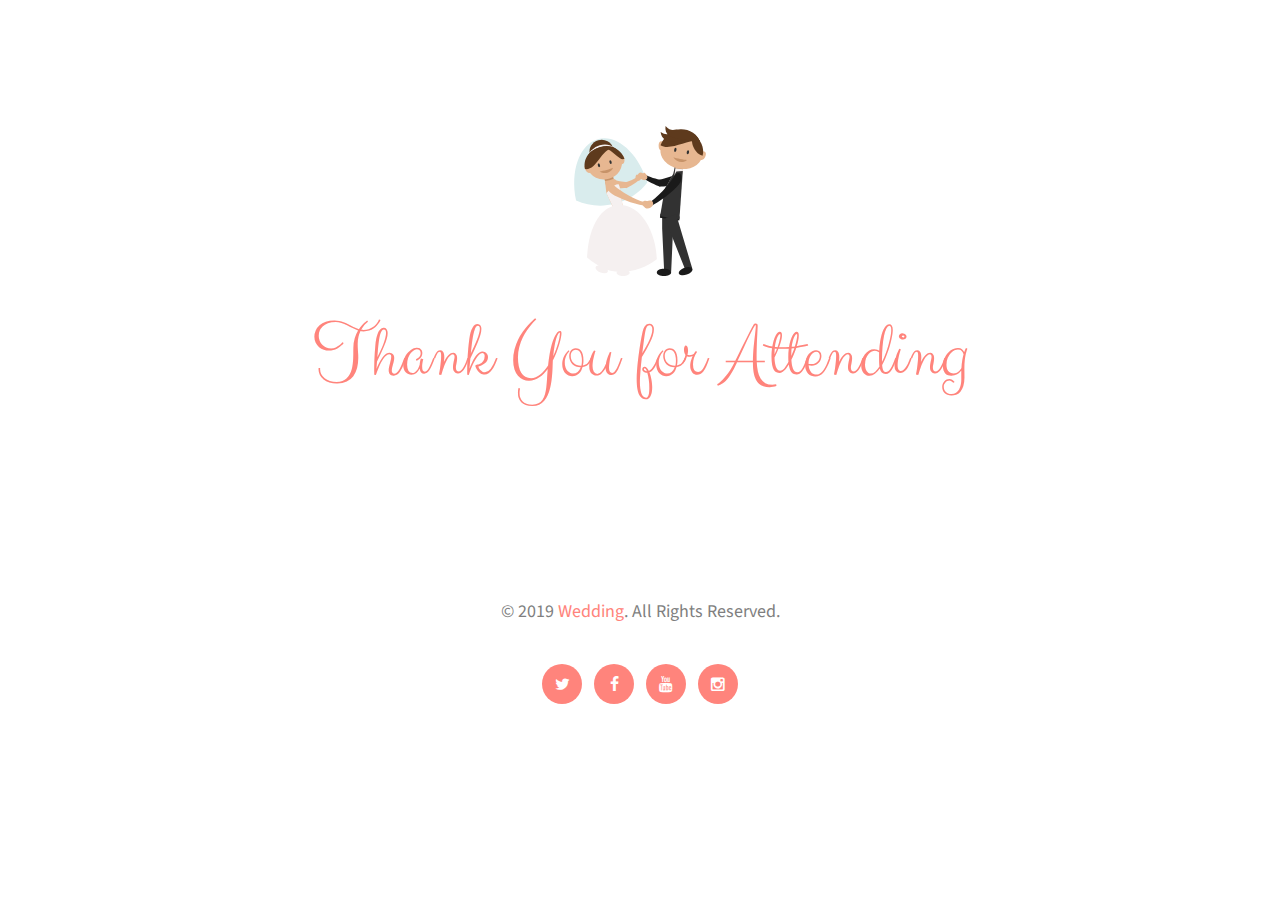
<file: frontend/success.html>
<!DOCTYPE html>
<!--[if lt IE 7]>      <html class="no-js lt-ie9 lt-ie8 lt-ie7"> <![endif]-->
<!--[if IE 7]>         <html class="no-js lt-ie9 lt-ie8"> <![endif]-->
<!--[if IE 8]>         <html class="no-js lt-ie9"> <![endif]-->
<!--[if gt IE 8]><!--> <html class="no-js"> <!--<![endif]-->
	<head>
	<meta charset="utf-8">
	<meta http-equiv="X-UA-Compatible" content="IE=edge">
	<title>Lei and Jing's Wedding &mdash; June 16, 2019</title>
	<meta name="viewport" content="width=device-width, initial-scale=1">
	<meta name="description" content="Free HTML5 Template by QBOOTSTRAP.COM" />
	<meta name="keywords" content="free html5, free template, free bootstrap, html5, css3, mobile first, responsive" />
	<meta name="author" content="QBOOTSTRAP.COM" />

  <!--
	//////////////////////////////////////////////////////

	FREE HTML5 TEMPLATE
	DESIGNED & DEVELOPED by QBOOTSTRAP.COM

	Website: 		http://qbootstrap.com/
	Email: 			info@qbootstrap.com
	Twitter: 		http://twitter.com/Q_bootstrap
	Facebook: 		https://www.facebook.com/Qbootstrap
	//////////////////////////////////////////////////////
	 -->

  	<!-- Facebook and Twitter integration -->
	<meta property="og:title" content=""/>
	<meta property="og:image" content=""/>
	<meta property="og:url" content=""/>
	<meta property="og:site_name" content=""/>
	<meta property="og:description" content=""/>
	<meta name="twitter:title" content="" />
	<meta name="twitter:image" content="" />
	<meta name="twitter:url" content="" />
	<meta name="twitter:card" content="" />

	<!-- Place favicon.ico and apple-touch-icon.png in the root directory -->
	<link rel="shortcut icon" href="favicon.ico">

	<link href='https://fonts.googleapis.com/css?family=Source+Sans+Pro:400,300,600,400italic,700' rel='stylesheet' type='text/css'>
	<link href="https://fonts.googleapis.com/css?family=Clicker+Script" rel="stylesheet">

	<!-- Animate.css -->
	<link rel="stylesheet" href="css/animate.css">
	<!-- Icomoon Icon Fonts-->
	<link rel="stylesheet" href="css/icomoon.css">
	<!-- Simple Line Icons -->
	<link rel="stylesheet" href="css/simple-line-icons.css">
	<!-- Owl Carousel -->
	<link rel="stylesheet" href="css/owl.carousel.min.css">
	<link rel="stylesheet" href="css/owl.theme.default.min.css">
	<!-- Magnific popup  -->
	<link rel="stylesheet" href="css/magnific-popup.css">
	<!-- Bootstrap  -->
	<link rel="stylesheet" href="css/bootstrap.css">

	<link rel="stylesheet" href="css/style.css">
	<link rel="stylesheet" href="https://cdnjs.cloudflare.com/ajax/libs/font-awesome/4.7.0/css/font-awesome.min.css">


	</head>
	<body>


	<div id="qbootstrap-story" data-section="story" style= "padding-bottom: 0em;">
		<div class="container">
			<div class="row animate-box">
				<div class="col-md-8 col-md-offset-2">
					<div class="col-md-12 text-center section-heading svg-sm-2">
						<img src="images/flaticon/svg/002-wedding-couple.svg" class="svg" alt="Free HTML5 Bootstrap Template by QBootstrap.com">
						<h2>Thank You for Attending</h2>
					</div>
				</div>
			</div>
		</div>
	</div>	
	<footer id="footer" role="contentinfo">
		<div class="container">
			<div class="row row-bottom-padded-sm">
				<div class="col-md-12">
					<p class="copyright text-center">&copy; 2019 <a href="index.html">Wedding</a>. All Rights Reserved. </p>
				</div>
			</div>
			<div class="row">
				<div class="col-md-12 text-center">
					<ul class="social social-circle">
						<li><a href="#"><i class="icon-twitter"></i></a></li>
						<li><a href="#"><i class="icon-facebook"></i></a></li>
						<li><a href="#"><i class="icon-youtube"></i></a></li>
						<li><a href="https://www.instagram.com/massaudubon/"><i class="icon-instagram"></i></a></li>
					</ul>
				</div>
			</div>
		</div>
	</footer>


	<!-- jQuery -->
	<script src="js/jquery.min.js"></script>


	
	<!-- jQuery Easing -->
	<script src="js/jquery.easing.1.3.js"></script>
	<!-- Bootstrap -->
	<script src="js/bootstrap.min.js"></script>
	<!-- Waypoints -->
	<script src="js/jquery.waypoints.min.js"></script>
	<!-- YTPlayer -->
	<script src="js/jquery.mb.YTPlayer.min.js"></script>
	<!-- Flexslider -->
	<script src="js/jquery.flexslider-min.js"></script>
	<!-- Owl Carousel -->
	<script src="js/owl.carousel.min.js"></script>
	<!-- Parallax -->
	<script src="js/jquery.stellar.min.js"></script>
	<!-- Magnific Popup -->
	<script src="js/jquery.magnific-popup.min.js"></script>
	<script src="js/magnific-popup-options.js"></script>
	<!-- Main JS (Do not remove) -->

	</body>
</html>
</file>
<file: frontend/css/icomoon.css>
@font-face {
	font-family: 'icomoon';
	src:url('../fonts/icomoon/icomoon.eot?qtatmt');
	src:url('../fonts/icomoon/icomoon.eot?qtatmt#iefix') format('embedded-opentype'),
		url('../fonts/icomoon/icomoon.ttf?qtatmt') format('truetype'),
		url('../fonts/icomoon/icomoon.woff?qtatmt') format('woff'),
		url('../fonts/icomoon/icomoon.svg?qtatmt#icomoon') format('svg');
	font-weight: normal;
	font-style: normal;
}

[class^="icon-"], [class*=" icon-"] {
	font-family: 'icomoon';
	speak: none;
	font-style: normal;
	font-weight: normal;
	font-variant: normal;
	text-transform: none;
	line-height: 1;

	/* Better Font Rendering =========== */
	-webkit-font-smoothing: antialiased;
	-moz-osx-font-smoothing: grayscale;
}

.icon-glass:before {
	content: "\f000";
}
.icon-music:before {
	content: "\f001";
}
.icon-search2:before {
	content: "\f002";
}
.icon-envelope-o:before {
	content: "\f003";
}
.icon-heart:before {
	content: "\f004";
}
.icon-star:before {
	content: "\f005";
}
.icon-star-o:before {
	content: "\f006";
}
.icon-user:before {
	content: "\f007";
}
.icon-film:before {
	content: "\f008";
}
.icon-th-large:before {
	content: "\f009";
}
.icon-th:before {
	content: "\f00a";
}
.icon-th-list:before {
	content: "\f00b";
}
.icon-check:before {
	content: "\f00c";
}
.icon-close:before {
	content: "\f00d";
}
.icon-remove:before {
	content: "\f00d";
}
.icon-times:before {
	content: "\f00d";
}
.icon-search-plus:before {
	content: "\f00e";
}
.icon-search-minus:before {
	content: "\f010";
}
.icon-power-off:before {
	content: "\f011";
}
.icon-signal:before {
	content: "\f012";
}
.icon-cog:before {
	content: "\f013";
}
.icon-gear:before {
	content: "\f013";
}
.icon-trash-o:before {
	content: "\f014";
}
.icon-home:before {
	content: "\f015";
}
.icon-file-o:before {
	content: "\f016";
}
.icon-clock-o:before {
	content: "\f017";
}
.icon-road:before {
	content: "\f018";
}
.icon-download:before {
	content: "\f019";
}
.icon-arrow-circle-o-down:before {
	content: "\f01a";
}
.icon-arrow-circle-o-up:before {
	content: "\f01b";
}
.icon-inbox:before {
	content: "\f01c";
}
.icon-play-circle-o:before {
	content: "\f01d";
}
.icon-repeat2:before {
	content: "\f01e";
}
.icon-rotate-right:before {
	content: "\f01e";
}
.icon-refresh:before {
	content: "\f021";
}
.icon-list-alt:before {
	content: "\f022";
}
.icon-lock:before {
	content: "\f023";
}
.icon-flag:before {
	content: "\f024";
}
.icon-headphones:before {
	content: "\f025";
}
.icon-volume-off:before {
	content: "\f026";
}
.icon-volume-down:before {
	content: "\f027";
}
.icon-volume-up:before {
	content: "\f028";
}
.icon-qrcode:before {
	content: "\f029";
}
.icon-barcode:before {
	content: "\f02a";
}
.icon-tag:before {
	content: "\f02b";
}
.icon-tags:before {
	content: "\f02c";
}
.icon-book:before {
	content: "\f02d";
}
.icon-bookmark:before {
	content: "\f02e";
}
.icon-print:before {
	content: "\f02f";
}
.icon-camera:before {
	content: "\f030";
}
.icon-font:before {
	content: "\f031";
}
.icon-bold:before {
	content: "\f032";
}
.icon-italic:before {
	content: "\f033";
}
.icon-text-height:before {
	content: "\f034";
}
.icon-text-width:before {
	content: "\f035";
}
.icon-align-left:before {
	content: "\f036";
}
.icon-align-center2:before {
	content: "\f037";
}
.icon-align-right:before {
	content: "\f038";
}
.icon-align-justify2:before {
	content: "\f039";
}
.icon-list:before {
	content: "\f03a";
}
.icon-dedent:before {
	content: "\f03b";
}
.icon-outdent:before {
	content: "\f03b";
}
.icon-indent:before {
	content: "\f03c";
}
.icon-video-camera:before {
	content: "\f03d";
}
.icon-image:before {
	content: "\f03e";
}
.icon-photo:before {
	content: "\f03e";
}
.icon-picture-o:before {
	content: "\f03e";
}
.icon-pencil:before {
	content: "\f040";
}
.icon-map-marker:before {
	content: "\f041";
}
.icon-adjust:before {
	content: "\f042";
}
.icon-tint:before {
	content: "\f043";
}
.icon-edit:before {
	content: "\f044";
}
.icon-pencil-square-o:before {
	content: "\f044";
}
.icon-share-square-o:before {
	content: "\f045";
}
.icon-check-square-o:before {
	content: "\f046";
}
.icon-arrows:before {
	content: "\f047";
}
.icon-step-backward:before {
	content: "\f048";
}
.icon-fast-backward:before {
	content: "\f049";
}
.icon-backward:before {
	content: "\f04a";
}
.icon-play2:before {
	content: "\f04b";
}
.icon-pause2:before {
	content: "\f04c";
}
.icon-stop2:before {
	content: "\f04d";
}
.icon-forward:before {
	content: "\f04e";
}
.icon-fast-forward2:before {
	content: "\f050";
}
.icon-step-forward:before {
	content: "\f051";
}
.icon-eject:before {
	content: "\f052";
}
.icon-chevron-left:before {
	content: "\f053";
}
.icon-chevron-right:before {
	content: "\f054";
}
.icon-plus-circle:before {
	content: "\f055";
}
.icon-minus-circle:before {
	content: "\f056";
}
.icon-times-circle:before {
	content: "\f057";
}
.icon-check-circle:before {
	content: "\f058";
}
.icon-question-circle:before {
	content: "\f059";
}
.icon-info-circle:before {
	content: "\f05a";
}
.icon-crosshairs:before {
	content: "\f05b";
}
.icon-times-circle-o:before {
	content: "\f05c";
}
.icon-check-circle-o:before {
	content: "\f05d";
}
.icon-ban2:before {
	content: "\f05e";
}
.icon-arrow-left:before {
	content: "\f060";
}
.icon-arrow-right:before {
	content: "\f061";
}
.icon-arrow-up:before {
	content: "\f062";
}
.icon-arrow-down:before {
	content: "\f063";
}
.icon-mail-forward:before {
	content: "\f064";
}
.icon-share:before {
	content: "\f064";
}
.icon-expand2:before {
	content: "\f065";
}
.icon-compress:before {
	content: "\f066";
}
.icon-plus:before {
	content: "\f067";
}
.icon-minus:before {
	content: "\f068";
}
.icon-asterisk:before {
	content: "\f069";
}
.icon-exclamation-circle:before {
	content: "\f06a";
}
.icon-gift:before {
	content: "\f06b";
}
.icon-leaf:before {
	content: "\f06c";
}
.icon-fire:before {
	content: "\f06d";
}
.icon-eye:before {
	content: "\f06e";
}
.icon-eye-slash:before {
	content: "\f070";
}
.icon-exclamation-triangle:before {
	content: "\f071";
}
.icon-warning:before {
	content: "\f071";
}
.icon-plane:before {
	content: "\f072";
}
.icon-calendar:before {
	content: "\f073";
}
.icon-random:before {
	content: "\f074";
}
.icon-comment:before {
	content: "\f075";
}
.icon-magnet:before {
	content: "\f076";
}
.icon-chevron-up:before {
	content: "\f077";
}
.icon-chevron-down:before {
	content: "\f078";
}
.icon-retweet:before {
	content: "\f079";
}
.icon-shopping-cart:before {
	content: "\f07a";
}
.icon-folder:before {
	content: "\f07b";
}
.icon-folder-open:before {
	content: "\f07c";
}
.icon-arrows-v:before {
	content: "\f07d";
}
.icon-arrows-h:before {
	content: "\f07e";
}
.icon-bar-chart:before {
	content: "\f080";
}
.icon-bar-chart-o:before {
	content: "\f080";
}
.icon-twitter-square:before {
	content: "\f081";
}
.icon-facebook-square:before {
	content: "\f082";
}
.icon-camera-retro:before {
	content: "\f083";
}
.icon-key:before {
	content: "\f084";
}
.icon-cogs:before {
	content: "\f085";
}
.icon-gears:before {
	content: "\f085";
}
.icon-comments:before {
	content: "\f086";
}
.icon-thumbs-o-up:before {
	content: "\f087";
}
.icon-thumbs-o-down:before {
	content: "\f088";
}
.icon-star-half:before {
	content: "\f089";
}
.icon-heart-o:before {
	content: "\f08a";
}
.icon-sign-out:before {
	content: "\f08b";
}
.icon-linkedin-square:before {
	content: "\f08c";
}
.icon-thumb-tack:before {
	content: "\f08d";
}
.icon-external-link:before {
	content: "\f08e";
}
.icon-sign-in:before {
	content: "\f090";
}
.icon-trophy:before {
	content: "\f091";
}
.icon-github-square:before {
	content: "\f092";
}
.icon-upload:before {
	content: "\f093";
}
.icon-lemon-o:before {
	content: "\f094";
}
.icon-phone:before {
	content: "\f095";
}
.icon-square-o:before {
	content: "\f096";
}
.icon-bookmark-o:before {
	content: "\f097";
}
.icon-phone-square:before {
	content: "\f098";
}
.icon-twitter:before {
	content: "\f099";
}
.icon-facebook:before {
	content: "\f09a";
}
.icon-facebook-f:before {
	content: "\f09a";
}
.icon-github:before {
	content: "\f09b";
}
.icon-unlock2:before {
	content: "\f09c";
}
.icon-credit-card:before {
	content: "\f09d";
}
.icon-feed:before {
	content: "\f09e";
}
.icon-rss:before {
	content: "\f09e";
}
.icon-hdd-o:before {
	content: "\f0a0";
}
.icon-bullhorn:before {
	content: "\f0a1";
}
.icon-bell-o:before {
	content: "\f0a2";
}
.icon-certificate:before {
	content: "\f0a3";
}
.icon-hand-o-right:before {
	content: "\f0a4";
}
.icon-hand-o-left:before {
	content: "\f0a5";
}
.icon-hand-o-up:before {
	content: "\f0a6";
}
.icon-hand-o-down:before {
	content: "\f0a7";
}
.icon-arrow-circle-left:before {
	content: "\f0a8";
}
.icon-arrow-circle-right:before {
	content: "\f0a9";
}
.icon-arrow-circle-up:before {
	content: "\f0aa";
}
.icon-arrow-circle-down:before {
	content: "\f0ab";
}
.icon-globe:before {
	content: "\f0ac";
}
.icon-wrench:before {
	content: "\f0ad";
}
.icon-tasks:before {
	content: "\f0ae";
}
.icon-filter:before {
	content: "\f0b0";
}
.icon-briefcase:before {
	content: "\f0b1";
}
.icon-arrows-alt:before {
	content: "\f0b2";
}
.icon-group:before {
	content: "\f0c0";
}
.icon-users:before {
	content: "\f0c0";
}
.icon-chain:before {
	content: "\f0c1";
}
.icon-link:before {
	content: "\f0c1";
}
.icon-cloud:before {
	content: "\f0c2";
}
.icon-flask:before {
	content: "\f0c3";
}
.icon-cut:before {
	content: "\f0c4";
}
.icon-scissors:before {
	content: "\f0c4";
}
.icon-copy:before {
	content: "\f0c5";
}
.icon-files-o:before {
	content: "\f0c5";
}
.icon-paperclip:before {
	content: "\f0c6";
}
.icon-floppy-o:before {
	content: "\f0c7";
}
.icon-save:before {
	content: "\f0c7";
}
.icon-square:before {
	content: "\f0c8";
}
.icon-bars:before {
	content: "\f0c9";
}
.icon-navicon:before {
	content: "\f0c9";
}
.icon-reorder:before {
	content: "\f0c9";
}
.icon-list-ul:before {
	content: "\f0ca";
}
.icon-list-ol:before {
	content: "\f0cb";
}
.icon-strikethrough:before {
	content: "\f0cc";
}
.icon-underline:before {
	content: "\f0cd";
}
.icon-table:before {
	content: "\f0ce";
}
.icon-magic:before {
	content: "\f0d0";
}
.icon-truck:before {
	content: "\f0d1";
}
.icon-pinterest:before {
	content: "\f0d2";
}
.icon-pinterest-square:before {
	content: "\f0d3";
}
.icon-google-plus-square:before {
	content: "\f0d4";
}
.icon-google-plus:before {
	content: "\f0d5";
}
.icon-money:before {
	content: "\f0d6";
}
.icon-caret-down:before {
	content: "\f0d7";
}
.icon-caret-up:before {
	content: "\f0d8";
}
.icon-caret-left:before {
	content: "\f0d9";
}
.icon-caret-right:before {
	content: "\f0da";
}
.icon-columns2:before {
	content: "\f0db";
}
.icon-sort:before {
	content: "\f0dc";
}
.icon-unsorted:before {
	content: "\f0dc";
}
.icon-sort-desc:before {
	content: "\f0dd";
}
.icon-sort-down:before {
	content: "\f0dd";
}
.icon-sort-asc:before {
	content: "\f0de";
}
.icon-sort-up:before {
	content: "\f0de";
}
.icon-envelope:before {
	content: "\f0e0";
}
.icon-linkedin:before {
	content: "\f0e1";
}
.icon-rotate-left:before {
	content: "\f0e2";
}
.icon-undo:before {
	content: "\f0e2";
}
.icon-gavel:before {
	content: "\f0e3";
}
.icon-legal:before {
	content: "\f0e3";
}
.icon-dashboard:before {
	content: "\f0e4";
}
.icon-tachometer:before {
	content: "\f0e4";
}
.icon-comment-o:before {
	content: "\f0e5";
}
.icon-comments-o:before {
	content: "\f0e6";
}
.icon-bolt:before {
	content: "\f0e7";
}
.icon-flash:before {
	content: "\f0e7";
}
.icon-sitemap:before {
	content: "\f0e8";
}
.icon-umbrella2:before {
	content: "\f0e9";
}
.icon-clipboard:before {
	content: "\f0ea";
}
.icon-paste:before {
	content: "\f0ea";
}
.icon-lightbulb-o:before {
	content: "\f0eb";
}
.icon-exchange:before {
	content: "\f0ec";
}
.icon-cloud-download2:before {
	content: "\f0ed";
}
.icon-cloud-upload2:before {
	content: "\f0ee";
}
.icon-user-md:before {
	content: "\f0f0";
}
.icon-stethoscope:before {
	content: "\f0f1";
}
.icon-suitcase:before {
	content: "\f0f2";
}
.icon-bell:before {
	content: "\f0f3";
}
.icon-coffee:before {
	content: "\f0f4";
}
.icon-cutlery:before {
	content: "\f0f5";
}
.icon-file-text-o:before {
	content: "\f0f6";
}
.icon-building-o:before {
	content: "\f0f7";
}
.icon-hospital-o:before {
	content: "\f0f8";
}
.icon-ambulance:before {
	content: "\f0f9";
}
.icon-medkit:before {
	content: "\f0fa";
}
.icon-fighter-jet:before {
	content: "\f0fb";
}
.icon-beer:before {
	content: "\f0fc";
}
.icon-h-square:before {
	content: "\f0fd";
}
.icon-plus-square:before {
	content: "\f0fe";
}
.icon-angle-double-left:before {
	content: "\f100";
}
.icon-angle-double-right:before {
	content: "\f101";
}
.icon-angle-double-up:before {
	content: "\f102";
}
.icon-angle-double-down:before {
	content: "\f103";
}
.icon-angle-left:before {
	content: "\f104";
}
.icon-angle-right:before {
	content: "\f105";
}
.icon-angle-up:before {
	content: "\f106";
}
.icon-angle-down:before {
	content: "\f107";
}
.icon-desktop:before {
	content: "\f108";
}
.icon-laptop:before {
	content: "\f109";
}
.icon-tablet:before {
	content: "\f10a";
}
.icon-mobile:before {
	content: "\f10b";
}
.icon-mobile-phone:before {
	content: "\f10b";
}
.icon-circle-o:before {
	content: "\f10c";
}
.icon-quote-left:before {
	content: "\f10d";
}
.icon-quote-right:before {
	content: "\f10e";
}
.icon-spinner:before {
	content: "\f110";
}
.icon-circle:before {
	content: "\f111";
}
.icon-mail-reply:before {
	content: "\f112";
}
.icon-reply:before {
	content: "\f112";
}
.icon-github-alt:before {
	content: "\f113";
}
.icon-folder-o:before {
	content: "\f114";
}
.icon-folder-open-o:before {
	content: "\f115";
}
.icon-smile-o:before {
	content: "\f118";
}
.icon-frown-o:before {
	content: "\f119";
}
.icon-meh-o:before {
	content: "\f11a";
}
.icon-gamepad:before {
	content: "\f11b";
}
.icon-keyboard-o:before {
	content: "\f11c";
}
.icon-flag-o:before {
	content: "\f11d";
}
.icon-flag-checkered:before {
	content: "\f11e";
}
.icon-terminal:before {
	content: "\f120";
}
.icon-code:before {
	content: "\f121";
}
.icon-mail-reply-all:before {
	content: "\f122";
}
.icon-reply-all:before {
	content: "\f122";
}
.icon-star-half-empty:before {
	content: "\f123";
}
.icon-star-half-full:before {
	content: "\f123";
}
.icon-star-half-o:before {
	content: "\f123";
}
.icon-location-arrow:before {
	content: "\f124";
}
.icon-crop:before {
	content: "\f125";
}
.icon-code-fork:before {
	content: "\f126";
}
.icon-chain-broken:before {
	content: "\f127";
}
.icon-unlink:before {
	content: "\f127";
}
.icon-question:before {
	content: "\f128";
}
.icon-info:before {
	content: "\f129";
}
.icon-exclamation:before {
	content: "\f12a";
}
.icon-superscript:before {
	content: "\f12b";
}
.icon-subscript:before {
	content: "\f12c";
}
.icon-eraser:before {
	content: "\f12d";
}
.icon-puzzle-piece:before {
	content: "\f12e";
}
.icon-microphone2:before {
	content: "\f130";
}
.icon-microphone-slash:before {
	content: "\f131";
}
.icon-shield:before {
	content: "\f132";
}
.icon-calendar-o:before {
	content: "\f133";
}
.icon-fire-extinguisher:before {
	content: "\f134";
}
.icon-rocket:before {
	content: "\f135";
}
.icon-maxcdn:before {
	content: "\f136";
}
.icon-chevron-circle-left:before {
	content: "\f137";
}
.icon-chevron-circle-right:before {
	content: "\f138";
}
.icon-chevron-circle-up:before {
	content: "\f139";
}
.icon-chevron-circle-down:before {
	content: "\f13a";
}
.icon-html5:before {
	content: "\f13b";
}
.icon-css3:before {
	content: "\f13c";
}
.icon-anchor2:before {
	content: "\f13d";
}
.icon-unlock-alt:before {
	content: "\f13e";
}
.icon-bullseye:before {
	content: "\f140";
}
.icon-ellipsis-h:before {
	content: "\f141";
}
.icon-ellipsis-v:before {
	content: "\f142";
}
.icon-rss-square:before {
	content: "\f143";
}
.icon-play-circle:before {
	content: "\f144";
}
.icon-ticket:before {
	content: "\f145";
}
.icon-minus-square:before {
	content: "\f146";
}
.icon-minus-square-o:before {
	content: "\f147";
}
.icon-level-up:before {
	content: "\f148";
}
.icon-level-down:before {
	content: "\f149";
}
.icon-check-square:before {
	content: "\f14a";
}
.icon-pencil-square:before {
	content: "\f14b";
}
.icon-external-link-square:before {
	content: "\f14c";
}
.icon-share-square:before {
	content: "\f14d";
}
.icon-compass:before {
	content: "\f14e";
}
.icon-caret-square-o-down:before {
	content: "\f150";
}
.icon-toggle-down:before {
	content: "\f150";
}
.icon-caret-square-o-up:before {
	content: "\f151";
}
.icon-toggle-up:before {
	content: "\f151";
}
.icon-caret-square-o-right:before {
	content: "\f152";
}
.icon-toggle-right:before {
	content: "\f152";
}
.icon-eur:before {
	content: "\f153";
}
.icon-euro:before {
	content: "\f153";
}
.icon-gbp:before {
	content: "\f154";
}
.icon-dollar:before {
	content: "\f155";
}
.icon-usd:before {
	content: "\f155";
}
.icon-inr:before {
	content: "\f156";
}
.icon-rupee:before {
	content: "\f156";
}
.icon-cny:before {
	content: "\f157";
}
.icon-jpy:before {
	content: "\f157";
}
.icon-rmb:before {
	content: "\f157";
}
.icon-yen:before {
	content: "\f157";
}
.icon-rouble:before {
	content: "\f158";
}
.icon-rub:before {
	content: "\f158";
}
.icon-ruble:before {
	content: "\f158";
}
.icon-krw:before {
	content: "\f159";
}
.icon-won:before {
	content: "\f159";
}
.icon-bitcoin:before {
	content: "\f15a";
}
.icon-btc:before {
	content: "\f15a";
}
.icon-file2:before {
	content: "\f15b";
}
.icon-file-text:before {
	content: "\f15c";
}
.icon-sort-alpha-asc:before {
	content: "\f15d";
}
.icon-sort-alpha-desc:before {
	content: "\f15e";
}
.icon-sort-amount-asc:before {
	content: "\f160";
}
.icon-sort-amount-desc:before {
	content: "\f161";
}
.icon-sort-numeric-asc:before {
	content: "\f162";
}
.icon-sort-numeric-desc:before {
	content: "\f163";
}
.icon-thumbs-up:before {
	content: "\f164";
}
.icon-thumbs-down:before {
	content: "\f165";
}
.icon-youtube-square:before {
	content: "\f166";
}
.icon-youtube:before {
	content: "\f167";
}
.icon-xing:before {
	content: "\f168";
}
.icon-xing-square:before {
	content: "\f169";
}
.icon-youtube-play:before {
	content: "\f16a";
}
.icon-dropbox:before {
	content: "\f16b";
}
.icon-stack-overflow:before {
	content: "\f16c";
}
.icon-instagram:before {
	content: "\f16d";
}
.icon-flickr:before {
	content: "\f16e";
}
.icon-adn:before {
	content: "\f170";
}
.icon-bitbucket:before {
	content: "\f171";
}
.icon-bitbucket-square:before {
	content: "\f172";
}
.icon-tumblr:before {
	content: "\f173";
}
.icon-tumblr-square:before {
	content: "\f174";
}
.icon-long-arrow-down:before {
	content: "\f175";
}
.icon-long-arrow-up:before {
	content: "\f176";
}
.icon-long-arrow-left:before {
	content: "\f177";
}
.icon-long-arrow-right:before {
	content: "\f178";
}
.icon-apple:before {
	content: "\f179";
}
.icon-windows:before {
	content: "\f17a";
}
.icon-android:before {
	content: "\f17b";
}
.icon-linux:before {
	content: "\f17c";
}
.icon-dribbble:before {
	content: "\f17d";
}
.icon-skype:before {
	content: "\f17e";
}
.icon-foursquare:before {
	content: "\f180";
}
.icon-trello:before {
	content: "\f181";
}
.icon-female:before {
	content: "\f182";
}
.icon-male:before {
	content: "\f183";
}
.icon-gittip:before {
	content: "\f184";
}
.icon-gratipay:before {
	content: "\f184";
}
.icon-sun-o:before {
	content: "\f185";
}
.icon-moon-o:before {
	content: "\f186";
}
.icon-archive:before {
	content: "\f187";
}
.icon-bug:before {
	content: "\f188";
}
.icon-vk:before {
	content: "\f189";
}
.icon-weibo:before {
	content: "\f18a";
}
.icon-renren:before {
	content: "\f18b";
}
.icon-pagelines:before {
	content: "\f18c";
}
.icon-stack-exchange:before {
	content: "\f18d";
}
.icon-arrow-circle-o-right:before {
	content: "\f18e";
}
.icon-arrow-circle-o-left:before {
	content: "\f190";
}
.icon-caret-square-o-left:before {
	content: "\f191";
}
.icon-toggle-left:before {
	content: "\f191";
}
.icon-dot-circle-o:before {
	content: "\f192";
}
.icon-wheelchair:before {
	content: "\f193";
}
.icon-vimeo-square:before {
	content: "\f194";
}
.icon-try:before {
	content: "\f195";
}
.icon-turkish-lira:before {
	content: "\f195";
}
.icon-plus-square-o:before {
	content: "\f196";
}
.icon-space-shuttle:before {
	content: "\f197";
}
.icon-slack:before {
	content: "\f198";
}
.icon-envelope-square:before {
	content: "\f199";
}
.icon-wordpress:before {
	content: "\f19a";
}
.icon-openid:before {
	content: "\f19b";
}
.icon-bank:before {
	content: "\f19c";
}
.icon-institution:before {
	content: "\f19c";
}
.icon-university:before {
	content: "\f19c";
}
.icon-graduation-cap:before {
	content: "\f19d";
}
.icon-mortar-board:before {
	content: "\f19d";
}
.icon-yahoo:before {
	content: "\f19e";
}
.icon-google:before {
	content: "\f1a0";
}
.icon-reddit:before {
	content: "\f1a1";
}
.icon-reddit-square:before {
	content: "\f1a2";
}
.icon-stumbleupon-circle:before {
	content: "\f1a3";
}
.icon-stumbleupon:before {
	content: "\f1a4";
}
.icon-delicious:before {
	content: "\f1a5";
}
.icon-digg:before {
	content: "\f1a6";
}
.icon-pied-piper:before {
	content: "\f1a7";
}
.icon-pied-piper-alt:before {
	content: "\f1a8";
}
.icon-drupal:before {
	content: "\f1a9";
}
.icon-joomla:before {
	content: "\f1aa";
}
.icon-language:before {
	content: "\f1ab";
}
.icon-fax:before {
	content: "\f1ac";
}
.icon-building:before {
	content: "\f1ad";
}
.icon-child:before {
	content: "\f1ae";
}
.icon-paw:before {
	content: "\f1b0";
}
.icon-spoon:before {
	content: "\f1b1";
}
.icon-cube:before {
	content: "\f1b2";
}
.icon-cubes:before {
	content: "\f1b3";
}
.icon-behance:before {
	content: "\f1b4";
}
.icon-behance-square:before {
	content: "\f1b5";
}
.icon-steam:before {
	content: "\f1b6";
}
.icon-steam-square:before {
	content: "\f1b7";
}
.icon-recycle:before {
	content: "\f1b8";
}
.icon-automobile:before {
	content: "\f1b9";
}
.icon-car:before {
	content: "\f1b9";
}
.icon-cab:before {
	content: "\f1ba";
}
.icon-taxi:before {
	content: "\f1ba";
}
.icon-tree:before {
	content: "\f1bb";
}
.icon-spotify:before {
	content: "\f1bc";
}
.icon-deviantart:before {
	content: "\f1bd";
}
.icon-soundcloud:before {
	content: "\f1be";
}
.icon-database:before {
	content: "\f1c0";
}
.icon-file-pdf-o:before {
	content: "\f1c1";
}
.icon-file-word-o:before {
	content: "\f1c2";
}
.icon-file-excel-o:before {
	content: "\f1c3";
}
.icon-file-powerpoint-o:before {
	content: "\f1c4";
}
.icon-file-image-o:before {
	content: "\f1c5";
}
.icon-file-photo-o:before {
	content: "\f1c5";
}
.icon-file-picture-o:before {
	content: "\f1c5";
}
.icon-file-archive-o:before {
	content: "\f1c6";
}
.icon-file-zip-o:before {
	content: "\f1c6";
}
.icon-file-audio-o:before {
	content: "\f1c7";
}
.icon-file-sound-o:before {
	content: "\f1c7";
}
.icon-file-movie-o:before {
	content: "\f1c8";
}
.icon-file-video-o:before {
	content: "\f1c8";
}
.icon-file-code-o:before {
	content: "\f1c9";
}
.icon-vine:before {
	content: "\f1ca";
}
.icon-codepen:before {
	content: "\f1cb";
}
.icon-jsfiddle:before {
	content: "\f1cc";
}
.icon-life-bouy:before {
	content: "\f1cd";
}
.icon-life-buoy:before {
	content: "\f1cd";
}
.icon-life-ring:before {
	content: "\f1cd";
}
.icon-life-saver:before {
	content: "\f1cd";
}
.icon-support:before {
	content: "\f1cd";
}
.icon-circle-o-notch:before {
	content: "\f1ce";
}
.icon-ra:before {
	content: "\f1d0";
}
.icon-rebel:before {
	content: "\f1d0";
}
.icon-empire:before {
	content: "\f1d1";
}
.icon-ge:before {
	content: "\f1d1";
}
.icon-git-square:before {
	content: "\f1d2";
}
.icon-git:before {
	content: "\f1d3";
}
.icon-hacker-news:before {
	content: "\f1d4";
}
.icon-y-combinator-square:before {
	content: "\f1d4";
}
.icon-yc-square:before {
	content: "\f1d4";
}
.icon-tencent-weibo:before {
	content: "\f1d5";
}
.icon-qq:before {
	content: "\f1d6";
}
.icon-wechat:before {
	content: "\f1d7";
}
.icon-weixin:before {
	content: "\f1d7";
}
.icon-paper-plane:before {
	content: "\f1d8";
}
.icon-send:before {
	content: "\f1d8";
}
.icon-paper-plane-o:before {
	content: "\f1d9";
}
.icon-send-o:before {
	content: "\f1d9";
}
.icon-history:before {
	content: "\f1da";
}
.icon-circle-thin:before {
	content: "\f1db";
}
.icon-header:before {
	content: "\f1dc";
}
.icon-paragraph2:before {
	content: "\f1dd";
}
.icon-sliders:before {
	content: "\f1de";
}
.icon-share-alt:before {
	content: "\f1e0";
}
.icon-share-alt-square:before {
	content: "\f1e1";
}
.icon-bomb:before {
	content: "\f1e2";
}
.icon-futbol-o:before {
	content: "\f1e3";
}
.icon-soccer-ball-o:before {
	content: "\f1e3";
}
.icon-tty:before {
	content: "\f1e4";
}
.icon-binoculars:before {
	content: "\f1e5";
}
.icon-plug:before {
	content: "\f1e6";
}
.icon-slideshare:before {
	content: "\f1e7";
}
.icon-twitch:before {
	content: "\f1e8";
}
.icon-yelp:before {
	content: "\f1e9";
}
.icon-newspaper-o:before {
	content: "\f1ea";
}
.icon-wifi:before {
	content: "\f1eb";
}
.icon-calculator:before {
	content: "\f1ec";
}
.icon-paypal:before {
	content: "\f1ed";
}
.icon-google-wallet:before {
	content: "\f1ee";
}
.icon-cc-visa:before {
	content: "\f1f0";
}
.icon-cc-mastercard:before {
	content: "\f1f1";
}
.icon-cc-discover:before {
	content: "\f1f2";
}
.icon-cc-amex:before {
	content: "\f1f3";
}
.icon-cc-paypal:before {
	content: "\f1f4";
}
.icon-cc-stripe:before {
	content: "\f1f5";
}
.icon-bell-slash:before {
	content: "\f1f6";
}
.icon-bell-slash-o:before {
	content: "\f1f7";
}
.icon-trash:before {
	content: "\f1f8";
}
.icon-copyright:before {
	content: "\f1f9";
}
.icon-at:before {
	content: "\f1fa";
}
.icon-eyedropper:before {
	content: "\f1fb";
}
.icon-paint-brush:before {
	content: "\f1fc";
}
.icon-birthday-cake:before {
	content: "\f1fd";
}
.icon-area-chart:before {
	content: "\f1fe";
}
.icon-pie-chart:before {
	content: "\f200";
}
.icon-line-chart:before {
	content: "\f201";
}
.icon-lastfm:before {
	content: "\f202";
}
.icon-lastfm-square:before {
	content: "\f203";
}
.icon-toggle-off:before {
	content: "\f204";
}
.icon-toggle-on:before {
	content: "\f205";
}
.icon-bicycle:before {
	content: "\f206";
}
.icon-bus:before {
	content: "\f207";
}
.icon-ioxhost:before {
	content: "\f208";
}
.icon-angellist:before {
	content: "\f209";
}
.icon-cc:before {
	content: "\f20a";
}
.icon-ils:before {
	content: "\f20b";
}
.icon-shekel:before {
	content: "\f20b";
}
.icon-sheqel:before {
	content: "\f20b";
}
.icon-meanpath:before {
	content: "\f20c";
}
.icon-buysellads:before {
	content: "\f20d";
}
.icon-connectdevelop:before {
	content: "\f20e";
}
.icon-dashcube:before {
	content: "\f210";
}
.icon-forumbee:before {
	content: "\f211";
}
.icon-leanpub:before {
	content: "\f212";
}
.icon-sellsy:before {
	content: "\f213";
}
.icon-shirtsinbulk:before {
	content: "\f214";
}
.icon-simplybuilt:before {
	content: "\f215";
}
.icon-skyatlas:before {
	content: "\f216";
}
.icon-cart-plus:before {
	content: "\f217";
}
.icon-cart-arrow-down:before {
	content: "\f218";
}
.icon-diamond:before {
	content: "\f219";
}
.icon-ship:before {
	content: "\f21a";
}
.icon-user-secret:before {
	content: "\f21b";
}
.icon-motorcycle:before {
	content: "\f21c";
}
.icon-street-view:before {
	content: "\f21d";
}
.icon-heartbeat:before {
	content: "\f21e";
}
.icon-venus:before {
	content: "\f221";
}
.icon-mars:before {
	content: "\f222";
}
.icon-mercury:before {
	content: "\f223";
}
.icon-intersex:before {
	content: "\f224";
}
.icon-transgender:before {
	content: "\f224";
}
.icon-transgender-alt:before {
	content: "\f225";
}
.icon-venus-double:before {
	content: "\f226";
}
.icon-mars-double:before {
	content: "\f227";
}
.icon-venus-mars:before {
	content: "\f228";
}
.icon-mars-stroke:before {
	content: "\f229";
}
.icon-mars-stroke-v:before {
	content: "\f22a";
}
.icon-mars-stroke-h:before {
	content: "\f22b";
}
.icon-neuter:before {
	content: "\f22c";
}
.icon-genderless:before {
	content: "\f22d";
}
.icon-facebook-official:before {
	content: "\f230";
}
.icon-pinterest-p:before {
	content: "\f231";
}
.icon-whatsapp:before {
	content: "\f232";
}
.icon-server2:before {
	content: "\f233";
}
.icon-user-plus:before {
	content: "\f234";
}
.icon-user-times:before {
	content: "\f235";
}
.icon-bed:before {
	content: "\f236";
}
.icon-hotel:before {
	content: "\f236";
}
.icon-viacoin:before {
	content: "\f237";
}
.icon-train:before {
	content: "\f238";
}
.icon-subway:before {
	content: "\f239";
}
.icon-medium:before {
	content: "\f23a";
}
.icon-y-combinator:before {
	content: "\f23b";
}
.icon-yc:before {
	content: "\f23b";
}
.icon-optin-monster:before {
	content: "\f23c";
}
.icon-opencart:before {
	content: "\f23d";
}
.icon-expeditedssl:before {
	content: "\f23e";
}
.icon-battery-4:before {
	content: "\f240";
}
.icon-battery-full:before {
	content: "\f240";
}
.icon-battery-3:before {
	content: "\f241";
}
.icon-battery-three-quarters:before {
	content: "\f241";
}
.icon-battery-2:before {
	content: "\f242";
}
.icon-battery-half:before {
	content: "\f242";
}
.icon-battery-1:before {
	content: "\f243";
}
.icon-battery-quarter:before {
	content: "\f243";
}
.icon-battery-0:before {
	content: "\f244";
}
.icon-battery-empty:before {
	content: "\f244";
}
.icon-mouse-pointer:before {
	content: "\f245";
}
.icon-i-cursor:before {
	content: "\f246";
}
.icon-object-group:before {
	content: "\f247";
}
.icon-object-ungroup:before {
	content: "\f248";
}
.icon-sticky-note:before {
	content: "\f249";
}
.icon-sticky-note-o:before {
	content: "\f24a";
}
.icon-cc-jcb:before {
	content: "\f24b";
}
.icon-cc-diners-club:before {
	content: "\f24c";
}
.icon-clone:before {
	content: "\f24d";
}
.icon-balance-scale:before {
	content: "\f24e";
}
.icon-hourglass-o:before {
	content: "\f250";
}
.icon-hourglass-1:before {
	content: "\f251";
}
.icon-hourglass-start:before {
	content: "\f251";
}
.icon-hourglass-2:before {
	content: "\f252";
}
.icon-hourglass-half:before {
	content: "\f252";
}
.icon-hourglass-3:before {
	content: "\f253";
}
.icon-hourglass-end:before {
	content: "\f253";
}
.icon-hourglass:before {
	content: "\f254";
}
.icon-hand-grab-o:before {
	content: "\f255";
}
.icon-hand-rock-o:before {
	content: "\f255";
}
.icon-hand-paper-o:before {
	content: "\f256";
}
.icon-hand-stop-o:before {
	content: "\f256";
}
.icon-hand-scissors-o:before {
	content: "\f257";
}
.icon-hand-lizard-o:before {
	content: "\f258";
}
.icon-hand-spock-o:before {
	content: "\f259";
}
.icon-hand-pointer-o:before {
	content: "\f25a";
}
.icon-hand-peace-o:before {
	content: "\f25b";
}
.icon-trademark:before {
	content: "\f25c";
}
.icon-registered:before {
	content: "\f25d";
}
.icon-creative-commons:before {
	content: "\f25e";
}
.icon-gg:before {
	content: "\f260";
}
.icon-gg-circle:before {
	content: "\f261";
}
.icon-tripadvisor:before {
	content: "\f262";
}
.icon-odnoklassniki:before {
	content: "\f263";
}
.icon-odnoklassniki-square:before {
	content: "\f264";
}
.icon-get-pocket:before {
	content: "\f265";
}
.icon-wikipedia-w:before {
	content: "\f266";
}
.icon-safari:before {
	content: "\f267";
}
.icon-chrome:before {
	content: "\f268";
}
.icon-firefox:before {
	content: "\f269";
}
.icon-opera:before {
	content: "\f26a";
}
.icon-internet-explorer:before {
	content: "\f26b";
}
.icon-television:before {
	content: "\f26c";
}
.icon-tv:before {
	content: "\f26c";
}
.icon-contao:before {
	content: "\f26d";
}
.icon-500px:before {
	content: "\f26e";
}
.icon-amazon:before {
	content: "\f270";
}
.icon-calendar-plus-o:before {
	content: "\f271";
}
.icon-calendar-minus-o:before {
	content: "\f272";
}
.icon-calendar-times-o:before {
	content: "\f273";
}
.icon-calendar-check-o:before {
	content: "\f274";
}
.icon-industry:before {
	content: "\f275";
}
.icon-map-pin:before {
	content: "\f276";
}
.icon-map-signs:before {
	content: "\f277";
}
.icon-map-o:before {
	content: "\f278";
}
.icon-map:before {
	content: "\f279";
}
.icon-commenting:before {
	content: "\f27a";
}
.icon-commenting-o:before {
	content: "\f27b";
}
.icon-houzz:before {
	content: "\f27c";
}
.icon-vimeo:before {
	content: "\f27d";
}
.icon-black-tie:before {
	content: "\f27e";
}
.icon-fonticons:before {
	content: "\f280";
}
.icon-eye2:before {
	content: "\e000";
}
.icon-paper-clip:before {
	content: "\e001";
}
.icon-mail2:before {
	content: "\e002";
}
.icon-toggle:before {
	content: "\e003";
}
.icon-layout:before {
	content: "\e004";
}
.icon-link2:before {
	content: "\e005";
}
.icon-bell2:before {
	content: "\e006";
}
.icon-lock2:before {
	content: "\e007";
}
.icon-unlock:before {
	content: "\e008";
}
.icon-ribbon:before {
	content: "\e009";
}
.icon-image2:before {
	content: "\e010";
}
.icon-signal2:before {
	content: "\e011";
}
.icon-target:before {
	content: "\e012";
}
.icon-clipboard2:before {
	content: "\e013";
}
.icon-clock2:before {
	content: "\e014";
}
.icon-watch:before {
	content: "\e015";
}
.icon-air-play:before {
	content: "\e016";
}
.icon-camera2:before {
	content: "\e017";
}
.icon-video2:before {
	content: "\e018";
}
.icon-disc:before {
	content: "\e019";
}
.icon-printer:before {
	content: "\e020";
}
.icon-monitor:before {
	content: "\e021";
}
.icon-server:before {
	content: "\e022";
}
.icon-cog2:before {
	content: "\e023";
}
.icon-heart2:before {
	content: "\e024";
}
.icon-paragraph:before {
	content: "\e025";
}
.icon-align-justify:before {
	content: "\e026";
}
.icon-align-left2:before {
	content: "\e027";
}
.icon-align-center:before {
	content: "\e028";
}
.icon-align-right2:before {
	content: "\e029";
}
.icon-book2:before {
	content: "\e030";
}
.icon-layers2:before {
	content: "\e031";
}
.icon-stack:before {
	content: "\e032";
}
.icon-stack-2:before {
	content: "\e033";
}
.icon-paper:before {
	content: "\e034";
}
.icon-paper-stack:before {
	content: "\e035";
}
.icon-search:before {
	content: "\e036";
}
.icon-zoom-in:before {
	content: "\e037";
}
.icon-zoom-out:before {
	content: "\e038";
}
.icon-reply2:before {
	content: "\e039";
}
.icon-circle-plus:before {
	content: "\e040";
}
.icon-circle-minus:before {
	content: "\e041";
}
.icon-circle-check:before {
	content: "\e042";
}
.icon-circle-cross:before {
	content: "\e043";
}
.icon-square-plus:before {
	content: "\e044";
}
.icon-square-minus:before {
	content: "\e045";
}
.icon-square-check:before {
	content: "\e046";
}
.icon-square-cross:before {
	content: "\e047";
}
.icon-microphone:before {
	content: "\e048";
}
.icon-record:before {
	content: "\e049";
}
.icon-skip-back:before {
	content: "\e050";
}
.icon-rewind:before {
	content: "\e051";
}
.icon-play:before {
	content: "\e052";
}
.icon-pause:before {
	content: "\e053";
}
.icon-stop:before {
	content: "\e054";
}
.icon-fast-forward:before {
	content: "\e055";
}
.icon-skip-forward:before {
	content: "\e056";
}
.icon-shuffle2:before {
	content: "\e057";
}
.icon-repeat:before {
	content: "\e058";
}
.icon-folder2:before {
	content: "\e059";
}
.icon-umbrella:before {
	content: "\e060";
}
.icon-moon2:before {
	content: "\e061";
}
.icon-thermometer2:before {
	content: "\e062";
}
.icon-drop2:before {
	content: "\e063";
}
.icon-sun:before {
	content: "\e064";
}
.icon-cloud2:before {
	content: "\e065";
}
.icon-cloud-upload:before {
	content: "\e066";
}
.icon-cloud-download:before {
	content: "\e067";
}
.icon-upload2:before {
	content: "\e068";
}
.icon-download2:before {
	content: "\e069";
}
.icon-location2:before {
	content: "\e070";
}
.icon-location-2:before {
	content: "\e071";
}
.icon-map2:before {
	content: "\e072";
}
.icon-battery2:before {
	content: "\e073";
}
.icon-head:before {
	content: "\e074";
}
.icon-briefcase2:before {
	content: "\e075";
}
.icon-speech-bubble:before {
	content: "\e076";
}
.icon-anchor:before {
	content: "\e077";
}
.icon-globe2:before {
	content: "\e078";
}
.icon-box2:before {
	content: "\e079";
}
.icon-reload:before {
	content: "\e080";
}
.icon-share2:before {
	content: "\e081";
}
.icon-marquee:before {
	content: "\e082";
}
.icon-marquee-plus:before {
	content: "\e083";
}
.icon-marquee-minus:before {
	content: "\e084";
}
.icon-tag2:before {
	content: "\e085";
}
.icon-power:before {
	content: "\e086";
}
.icon-command:before {
	content: "\e087";
}
.icon-alt:before {
	content: "\e088";
}
.icon-esc:before {
	content: "\e089";
}
.icon-bar-graph2:before {
	content: "\e090";
}
.icon-bar-graph-2:before {
	content: "\e091";
}
.icon-pie-graph:before {
	content: "\e092";
}
.icon-star2:before {
	content: "\e093";
}
.icon-arrow-left2:before {
	content: "\e094";
}
.icon-arrow-right2:before {
	content: "\e095";
}
.icon-arrow-up2:before {
	content: "\e096";
}
.icon-arrow-down2:before {
	content: "\e097";
}
.icon-volume:before {
	content: "\e098";
}
.icon-mute:before {
	content: "\e099";
}
.icon-content-right:before {
	content: "\e100";
}
.icon-content-left:before {
	content: "\e101";
}
.icon-grid2:before {
	content: "\e102";
}
.icon-grid-2:before {
	content: "\e103";
}
.icon-columns:before {
	content: "\e104";
}
.icon-loader:before {
	content: "\e105";
}
.icon-bag:before {
	content: "\e106";
}
.icon-ban:before {
	content: "\e107";
}
.icon-flag2:before {
	content: "\e108";
}
.icon-trash2:before {
	content: "\e109";
}
.icon-expand:before {
	content: "\e110";
}
.icon-contract:before {
	content: "\e111";
}
.icon-maximize:before {
	content: "\e112";
}
.icon-minimize:before {
	content: "\e113";
}
.icon-plus2:before {
	content: "\e114";
}
.icon-minus2:before {
	content: "\e115";
}
.icon-check2:before {
	content: "\e116";
}
.icon-cross2:before {
	content: "\e117";
}
.icon-move:before {
	content: "\e118";
}
.icon-delete:before {
	content: "\e119";
}
.icon-menu2:before {
	content: "\e120";
}
.icon-archive2:before {
	content: "\e121";
}
.icon-inbox2:before {
	content: "\e122";
}
.icon-outbox:before {
	content: "\e123";
}
.icon-file:before {
	content: "\e124";
}
.icon-file-add:before {
	content: "\e125";
}
.icon-file-subtract:before {
	content: "\e126";
}
.icon-help2:before {
	content: "\e127";
}
.icon-open:before {
	content: "\e128";
}
.icon-ellipsis:before {
	content: "\e129";
}
</file>
<file: frontend/css/simple-line-icons.css>
@font-face {
  font-family: 'simple-line-icons';
  src:  url('../fonts/simple-line-icons/Simple-Line-Icons.eot?v=2.2.2');
  src:  url('../fonts/simple-line-icons/Simple-Line-Icons.eot?#iefix&v=2.2.2') format('embedded-opentype'),
        url('../fonts/simple-line-icons/Simple-Line-Icons.ttf?v=2.2.2') format('truetype'),
        url('../fonts/simple-line-icons/Simple-Line-Icons.woff2?v=2.2.2') format('woff2'),
        url('../fonts/simple-line-icons/Simple-Line-Icons.woff?v=2.2.2') format('woff'),
        url('../fonts/simple-line-icons/Simple-Line-Icons.svg?v=2.2.2#simple-line-icons') format('svg');
  font-weight: normal;
  font-style: normal;
}
/*
 Use the following CSS code if you want to have a class per icon.
 Instead of a list of all class selectors, you can use the generic [class*="icon-"] selector, but it's slower:
*/
.icon-user,
.icon-people,
.icon-user-female,
.icon-user-follow,
.icon-user-following,
.icon-user-unfollow,
.icon-login,
.icon-logout,
.icon-emotsmile,
.icon-phone,
.icon-call-end,
.icon-call-in,
.icon-call-out,
.icon-map,
.icon-location-pin,
.icon-direction,
.icon-directions,
.icon-compass,
.icon-layers,
.icon-menu,
.icon-list,
.icon-options-vertical,
.icon-options,
.icon-arrow-down,
.icon-arrow-left,
.icon-arrow-right,
.icon-arrow-up,
.icon-arrow-up-circle,
.icon-arrow-left-circle,
.icon-arrow-right-circle,
.icon-arrow-down-circle,
.icon-check,
.icon-clock,
.icon-plus,
.icon-close,
.icon-trophy,
.icon-screen-smartphone,
.icon-screen-desktop,
.icon-plane,
.icon-notebook,
.icon-mustache,
.icon-mouse,
.icon-magnet,
.icon-energy,
.icon-disc,
.icon-cursor,
.icon-cursor-move,
.icon-crop,
.icon-chemistry,
.icon-speedometer,
.icon-shield,
.icon-screen-tablet,
.icon-magic-wand,
.icon-hourglass,
.icon-graduation,
.icon-ghost,
.icon-game-controller,
.icon-fire,
.icon-eyeglass,
.icon-envelope-open,
.icon-envelope-letter,
.icon-bell,
.icon-badge,
.icon-anchor,
.icon-wallet,
.icon-vector,
.icon-speech,
.icon-puzzle,
.icon-printer,
.icon-present,
.icon-playlist,
.icon-pin,
.icon-picture,
.icon-handbag,
.icon-globe-alt,
.icon-globe,
.icon-folder-alt,
.icon-folder,
.icon-film,
.icon-feed,
.icon-drop,
.icon-drawar,
.icon-docs,
.icon-doc,
.icon-diamond,
.icon-cup,
.icon-calculator,
.icon-bubbles,
.icon-briefcase,
.icon-book-open,
.icon-basket-loaded,
.icon-basket,
.icon-bag,
.icon-action-undo,
.icon-action-redo,
.icon-wrench,
.icon-umbrella,
.icon-trash,
.icon-tag,
.icon-support,
.icon-frame,
.icon-size-fullscreen,
.icon-size-actual,
.icon-shuffle,
.icon-share-alt,
.icon-share,
.icon-rocket,
.icon-question,
.icon-pie-chart,
.icon-pencil,
.icon-note,
.icon-loop,
.icon-home,
.icon-grid,
.icon-graph,
.icon-microphone,
.icon-music-tone-alt,
.icon-music-tone,
.icon-earphones-alt,
.icon-earphones,
.icon-equalizer,
.icon-like,
.icon-dislike,
.icon-control-start,
.icon-control-rewind,
.icon-control-play,
.icon-control-pause,
.icon-control-forward,
.icon-control-end,
.icon-volume-1,
.icon-volume-2,
.icon-volume-off,
.icon-calendar,
.icon-bulb,
.icon-chart,
.icon-ban,
.icon-bubble,
.icon-camrecorder,
.icon-camera,
.icon-cloud-download,
.icon-cloud-upload,
.icon-envelope,
.icon-eye,
.icon-flag,
.icon-heart,
.icon-info,
.icon-key,
.icon-link,
.icon-lock,
.icon-lock-open,
.icon-magnifier,
.icon-magnifier-add,
.icon-magnifier-remove,
.icon-paper-clip,
.icon-paper-plane,
.icon-power,
.icon-refresh,
.icon-reload,
.icon-settings,
.icon-star,
.icon-symble-female,
.icon-symbol-male,
.icon-target,
.icon-credit-card,
.icon-paypal,
.icon-social-tumblr,
.icon-social-twitter,
.icon-social-facebook,
.icon-social-instagram,
.icon-social-linkedin,
.icon-social-pinterest,
.icon-social-github,
.icon-social-gplus,
.icon-social-reddit,
.icon-social-skype,
.icon-social-dribbble,
.icon-social-behance,
.icon-social-foursqare,
.icon-social-soundcloud,
.icon-social-spotify,
.icon-social-stumbleupon,
.icon-social-youtube,
.icon-social-dropbox {
  font-family: 'simple-line-icons';
  speak: none;
  font-style: normal;
  font-weight: normal;
  font-variant: normal;
  text-transform: none;
  line-height: 1;
  /* Better Font Rendering =========== */
  -webkit-font-smoothing: antialiased;
  -moz-osx-font-smoothing: grayscale;
}
.icon-user:before {
  content: "\e005";
}
.icon-people:before {
  content: "\e001";
}
.icon-user-female:before {
  content: "\e000";
}
.icon-user-follow:before {
  content: "\e002";
}
.icon-user-following:before {
  content: "\e003";
}
.icon-user-unfollow:before {
  content: "\e004";
}
.icon-login:before {
  content: "\e066";
}
.icon-logout:before {
  content: "\e065";
}
.icon-emotsmile:before {
  content: "\e021";
}
.icon-phone:before {
  content: "\e600";
}
.icon-call-end:before {
  content: "\e048";
}
.icon-call-in:before {
  content: "\e047";
}
.icon-call-out:before {
  content: "\e046";
}
.icon-map:before {
  content: "\e033";
}
.icon-location-pin:before {
  content: "\e096";
}
.icon-direction:before {
  content: "\e042";
}
.icon-directions:before {
  content: "\e041";
}
.icon-compass:before {
  content: "\e045";
}
.icon-layers:before {
  content: "\e034";
}
.icon-menu:before {
  content: "\e601";
}
.icon-list:before {
  content: "\e067";
}
.icon-options-vertical:before {
  content: "\e602";
}
.icon-options:before {
  content: "\e603";
}
.icon-arrow-down:before {
  content: "\e604";
}
.icon-arrow-left:before {
  content: "\e605";
}
.icon-arrow-right:before {
  content: "\e606";
}
.icon-arrow-up:before {
  content: "\e607";
}
.icon-arrow-up-circle:before {
  content: "\e078";
}
.icon-arrow-left-circle:before {
  content: "\e07a";
}
.icon-arrow-right-circle:before {
  content: "\e079";
}
.icon-arrow-down-circle:before {
  content: "\e07b";
}
.icon-check:before {
  content: "\e080";
}
.icon-clock:before {
  content: "\e081";
}
.icon-plus:before {
  content: "\e095";
}
.icon-close:before {
  content: "\e082";
}
.icon-trophy:before {
  content: "\e006";
}
.icon-screen-smartphone:before {
  content: "\e010";
}
.icon-screen-desktop:before {
  content: "\e011";
}
.icon-plane:before {
  content: "\e012";
}
.icon-notebook:before {
  content: "\e013";
}
.icon-mustache:before {
  content: "\e014";
}
.icon-mouse:before {
  content: "\e015";
}
.icon-magnet:before {
  content: "\e016";
}
.icon-energy:before {
  content: "\e020";
}
.icon-disc:before {
  content: "\e022";
}
.icon-cursor:before {
  content: "\e06e";
}
.icon-cursor-move:before {
  content: "\e023";
}
.icon-crop:before {
  content: "\e024";
}
.icon-chemistry:before {
  content: "\e026";
}
.icon-speedometer:before {
  content: "\e007";
}
.icon-shield:before {
  content: "\e00e";
}
.icon-screen-tablet:before {
  content: "\e00f";
}
.icon-magic-wand:before {
  content: "\e017";
}
.icon-hourglass:before {
  content: "\e018";
}
.icon-graduation:before {
  content: "\e019";
}
.icon-ghost:before {
  content: "\e01a";
}
.icon-game-controller:before {
  content: "\e01b";
}
.icon-fire:before {
  content: "\e01c";
}
.icon-eyeglass:before {
  content: "\e01d";
}
.icon-envelope-open:before {
  content: "\e01e";
}
.icon-envelope-letter:before {
  content: "\e01f";
}
.icon-bell:before {
  content: "\e027";
}
.icon-badge:before {
  content: "\e028";
}
.icon-anchor:before {
  content: "\e029";
}
.icon-wallet:before {
  content: "\e02a";
}
.icon-vector:before {
  content: "\e02b";
}
.icon-speech:before {
  content: "\e02c";
}
.icon-puzzle:before {
  content: "\e02d";
}
.icon-printer:before {
  content: "\e02e";
}
.icon-present:before {
  content: "\e02f";
}
.icon-playlist:before {
  content: "\e030";
}
.icon-pin:before {
  content: "\e031";
}
.icon-picture:before {
  content: "\e032";
}
.icon-handbag:before {
  content: "\e035";
}
.icon-globe-alt:before {
  content: "\e036";
}
.icon-globe:before {
  content: "\e037";
}
.icon-folder-alt:before {
  content: "\e039";
}
.icon-folder:before {
  content: "\e089";
}
.icon-film:before {
  content: "\e03a";
}
.icon-feed:before {
  content: "\e03b";
}
.icon-drop:before {
  content: "\e03e";
}
.icon-drawar:before {
  content: "\e03f";
}
.icon-docs:before {
  content: "\e040";
}
.icon-doc:before {
  content: "\e085";
}
.icon-diamond:before {
  content: "\e043";
}
.icon-cup:before {
  content: "\e044";
}
.icon-calculator:before {
  content: "\e049";
}
.icon-bubbles:before {
  content: "\e04a";
}
.icon-briefcase:before {
  content: "\e04b";
}
.icon-book-open:before {
  content: "\e04c";
}
.icon-basket-loaded:before {
  content: "\e04d";
}
.icon-basket:before {
  content: "\e04e";
}
.icon-bag:before {
  content: "\e04f";
}
.icon-action-undo:before {
  content: "\e050";
}
.icon-action-redo:before {
  content: "\e051";
}
.icon-wrench:before {
  content: "\e052";
}
.icon-umbrella:before {
  content: "\e053";
}
.icon-trash:before {
  content: "\e054";
}
.icon-tag:before {
  content: "\e055";
}
.icon-support:before {
  content: "\e056";
}
.icon-frame:before {
  content: "\e038";
}
.icon-size-fullscreen:before {
  content: "\e057";
}
.icon-size-actual:before {
  content: "\e058";
}
.icon-shuffle:before {
  content: "\e059";
}
.icon-share-alt:before {
  content: "\e05a";
}
.icon-share:before {
  content: "\e05b";
}
.icon-rocket:before {
  content: "\e05c";
}
.icon-question:before {
  content: "\e05d";
}
.icon-pie-chart:before {
  content: "\e05e";
}
.icon-pencil:before {
  content: "\e05f";
}
.icon-note:before {
  content: "\e060";
}
.icon-loop:before {
  content: "\e064";
}
.icon-home:before {
  content: "\e069";
}
.icon-grid:before {
  content: "\e06a";
}
.icon-graph:before {
  content: "\e06b";
}
.icon-microphone:before {
  content: "\e063";
}
.icon-music-tone-alt:before {
  content: "\e061";
}
.icon-music-tone:before {
  content: "\e062";
}
.icon-earphones-alt:before {
  content: "\e03c";
}
.icon-earphones:before {
  content: "\e03d";
}
.icon-equalizer:before {
  content: "\e06c";
}
.icon-like:before {
  content: "\e068";
}
.icon-dislike:before {
  content: "\e06d";
}
.icon-control-start:before {
  content: "\e06f";
}
.icon-control-rewind:before {
  content: "\e070";
}
.icon-control-play:before {
  content: "\e071";
}
.icon-control-pause:before {
  content: "\e072";
}
.icon-control-forward:before {
  content: "\e073";
}
.icon-control-end:before {
  content: "\e074";
}
.icon-volume-1:before {
  content: "\e09f";
}
.icon-volume-2:before {
  content: "\e0a0";
}
.icon-volume-off:before {
  content: "\e0a1";
}
.icon-calendar:before {
  content: "\e075";
}
.icon-bulb:before {
  content: "\e076";
}
.icon-chart:before {
  content: "\e077";
}
.icon-ban:before {
  content: "\e07c";
}
.icon-bubble:before {
  content: "\e07d";
}
.icon-camrecorder:before {
  content: "\e07e";
}
.icon-camera:before {
  content: "\e07f";
}
.icon-cloud-download:before {
  content: "\e083";
}
.icon-cloud-upload:before {
  content: "\e084";
}
.icon-envelope:before {
  content: "\e086";
}
.icon-eye:before {
  content: "\e087";
}
.icon-flag:before {
  content: "\e088";
}
.icon-heart:before {
  content: "\e08a";
}
.icon-info:before {
  content: "\e08b";
}
.icon-key:before {
  content: "\e08c";
}
.icon-link:before {
  content: "\e08d";
}
.icon-lock:before {
  content: "\e08e";
}
.icon-lock-open:before {
  content: "\e08f";
}
.icon-magnifier:before {
  content: "\e090";
}
.icon-magnifier-add:before {
  content: "\e091";
}
.icon-magnifier-remove:before {
  content: "\e092";
}
.icon-paper-clip:before {
  content: "\e093";
}
.icon-paper-plane:before {
  content: "\e094";
}
.icon-power:before {
  content: "\e097";
}
.icon-refresh:before {
  content: "\e098";
}
.icon-reload:before {
  content: "\e099";
}
.icon-settings:before {
  content: "\e09a";
}
.icon-star:before {
  content: "\e09b";
}
.icon-symble-female:before {
  content: "\e09c";
}
.icon-symbol-male:before {
  content: "\e09d";
}
.icon-target:before {
  content: "\e09e";
}
.icon-credit-card:before {
  content: "\e025";
}
.icon-paypal:before {
  content: "\e608";
}
.icon-social-tumblr:before {
  content: "\e00a";
}
.icon-social-twitter:before {
  content: "\e009";
}
.icon-social-facebook:before {
  content: "\e00b";
}
.icon-social-instagram:before {
  content: "\e609";
}
.icon-social-linkedin:before {
  content: "\e60a";
}
.icon-social-pinterest:before {
  content: "\e60b";
}
.icon-social-github:before {
  content: "\e60c";
}
.icon-social-gplus:before {
  content: "\e60d";
}
.icon-social-reddit:before {
  content: "\e60e";
}
.icon-social-skype:before {
  content: "\e60f";
}
.icon-social-dribbble:before {
  content: "\e00d";
}
.icon-social-behance:before {
  content: "\e610";
}
.icon-social-foursqare:before {
  content: "\e611";
}
.icon-social-soundcloud:before {
  content: "\e612";
}
.icon-social-spotify:before {
  content: "\e613";
}
.icon-social-stumbleupon:before {
  content: "\e614";
}
.icon-social-youtube:before {
  content: "\e008";
}
.icon-social-dropbox:before {
  content: "\e00c";
}
</file>
<file: frontend/css/style.css>
@font-face {
  font-family: 'icomoon';
  src: url("../fonts/icomoon/icomoon.eot?srf3rx");
  src: url("../fonts/icomoon/icomoon.eot?srf3rx#iefix") format("embedded-opentype"), url("../fonts/icomoon/icomoon.ttf?srf3rx") format("truetype"), url("../fonts/icomoon/icomoon.woff?srf3rx") format("woff"), url("../fonts/icomoon/icomoon.svg?srf3rx#icomoon") format("svg");
  font-weight: normal;
  font-style: normal;
}
/* =======================================================
*
* 	Template Style 
*	Edit this section
*
* ======================================================= */
body {
  font-family: "Source Sans Pro", Arial, sans-serif;
  font-weight: 400;
  font-size: 18px;
  line-height: 1.8;
  color: #777777;
  color: #7f7f7f;
  background: #fff;
  height: 100%;
  position: relative;
}

a {
  color: #FF847C;
  -webkit-transition: 0.5s;
  -o-transition: 0.5s;
  transition: 0.5s;
}
a:hover, a:active, a:focus {
  color: #FF847C;
  outline: none;
}

p {
  margin-bottom: 1.5em;
}

h1, h2, h3, h4, h5, h6 {
  color: #000;
  font-family: "Clicker Script", cursive;
  font-weight: 400;
}

::-webkit-selection {
  color: #818892;
  background: #f9f6f0;
}

::-moz-selection {
  color: #818892;
  background: #f9f6f0;
}

::selection {
  color: #818892;
  background: #f9f6f0;
}

#qbootstrap-header {
  position: absolute;
  z-index: 99;
  width: 100%;
  opacity: 1;
  top: 0;
  margin-top: 20px;
}
@media screen and (max-width: 768px) {
  #qbootstrap-header {
    margin-top: 0;
    background: #fff;
    -webkit-box-shadow: 0 0 9px 0 rgba(0, 0, 0, 0.1);
    -moz-box-shadow: 0 0 9px 0 rgba(0, 0, 0, 0.1);
    -ms-box-shadow: 0 0 9px 0 rgba(0, 0, 0, 0.1);
    box-shadow: 0 0 9px 0 rgba(0, 0, 0, 0.1);
  }
  #qbootstrap-header .navbar-brand {
    color: #FF847C !important;
  }
  #qbootstrap-header #navbar li a {
    color: rgba(0, 0, 0, 0.5) !important;
    -webkit-transition: 0.3s;
    -o-transition: 0.3s;
    transition: 0.3s;
  }
  #qbootstrap-header #navbar li a:hover {
    color: #FF847C !important;
  }
  #qbootstrap-header #navbar li a span:before {
    background: transparent !important;
  }
  #qbootstrap-header #navbar li.active a {
    background: transparent;
    background: none;
    color: #FF847C !important;
  }
  #qbootstrap-header #navbar li.active a span:before {
    visibility: visible;
    -webkit-transform: scaleX(1);
    transform: scaleX(1);
  }
}
#qbootstrap-header .navbar {
  padding-bottom: 0;
  margin-bottom: 0;
}
#qbootstrap-header #navbar li a {
  font-family: "Source Sans Pro", Arial, sans-serif;
  color: rgba(255, 255, 255, 0.5);
  position: relative;
}
#qbootstrap-header #navbar li a span {
  position: relative;
  display: block;
  padding-bottom: 2px;
}
#qbootstrap-header #navbar li a span:before {
  content: "";
  position: absolute;
  width: 100%;
  height: 2px;
  bottom: 0;
  left: 0;
  background-color: #FF847C;
  visibility: hidden;
  -webkit-transform: scaleX(0);
  -moz-transform: scaleX(0);
  -ms-transform: scaleX(0);
  -o-transform: scaleX(0);
  transform: scaleX(0);
  -webkit-transition: all 0.3s ease-in-out 0s;
  -moz-transition: all 0.3s ease-in-out 0s;
  -ms-transition: all 0.3s ease-in-out 0s;
  -o-transition: all 0.3s ease-in-out 0s;
  transition: all 0.3s ease-in-out 0s;
}
#qbootstrap-header #navbar li a:hover {
  color: #fff;
}
#qbootstrap-header #navbar li a:hover span:before {
  visibility: visible;
  -webkit-transform: scaleX(1);
  -moz-transform: scaleX(1);
  -ms-transform: scaleX(1);
  -o-transform: scaleX(1);
  transform: scaleX(1);
}
#qbootstrap-header #navbar li.active a {
  background: transparent;
  background: none;
  color: #fff;
}
#qbootstrap-header #navbar li.active a span:before {
  visibility: visible;
  -webkit-transform: scaleX(1);
  transform: scaleX(1);
}
#qbootstrap-header .navbar-brand {
  float: left;
  display: block;
  font-size: 34px;
  padding-left: 0;
  color: #fff;
  font-family: "Clicker Script", cursive;
}
#qbootstrap-header.navbar-fixed-top {
  position: fixed !important;
  background: #fff;
  -webkit-box-shadow: 0 0 9px 0 rgba(0, 0, 0, 0.1);
  -moz-box-shadow: 0 0 9px 0 rgba(0, 0, 0, 0.1);
  -ms-box-shadow: 0 0 9px 0 rgba(0, 0, 0, 0.1);
  box-shadow: 0 0 9px 0 rgba(0, 0, 0, 0.1);
  margin-top: 0px;
  top: 0;
}
#qbootstrap-header.navbar-fixed-top .navbar-brand {
  color: #FF847C;
}
#qbootstrap-header.navbar-fixed-top #navbar li a {
  color: rgba(0, 0, 0, 0.5);
  -webkit-transition: 0.3s;
  -o-transition: 0.3s;
  transition: 0.3s;
}
#qbootstrap-header.navbar-fixed-top #navbar li a:hover {
  color: #FF847C;
}
#qbootstrap-header.navbar-fixed-top #navbar li.active a {
  background: transparent;
  background: none;
  color: #FF847C;
}
#qbootstrap-header.navbar-fixed-top #navbar li.active a span:before {
  visibility: visible;
  -webkit-transform: scaleX(1);
  transform: scaleX(1);
}
#qbootstrap-header .navbar-default {
  border: transparent;
  background: transparent;
  -webkit-border-radius: 0px;
  -moz-border-radius: 0px;
  -ms-border-radius: 0px;
  border-radius: 0px;
}
@media screen and (max-width: 768px) {
  #qbootstrap-header .navbar-default {
    margin-top: 0px;
    padding-right: 0px;
    padding-left: 0px;
  }
}
#qbootstrap-header .navbar-default .brand-slogan {
  margin: 28px 0 0 15px;
  float: left;
  letter-spacing: 2px;
  color: #adadad;
}
#qbootstrap-header .navbar-default .brand-slogan em {
  color: #FF847C;
  font-style: normal;
}
#qbootstrap-header a {
  -webkit-transition: 0s;
  -o-transition: 0s;
  transition: 0s;
}

.section-heading {
  float: left;
  width: 100%;
  padding-bottom: 50px;
  margin-bottom: 50px;
  clear: both;
}
.section-heading.svg-sm-2 .svg {
  height: 150px;
  margin-bottom: 0;
  padding: 0;
}
.section-heading.svg-sm .svg {
  height: 180px;
  margin-bottom: -80px;
  padding: 0;
}
.section-heading.colored .svg {
  fill: #FF847C;
}
.section-heading h2 {
  font-size: 80px;
  color: #FF847C;
  display: block;
  padding-bottom: 20px;
  line-height: 1.5;
}
@media screen and (max-width: 768px) {
  .section-heading h2 {
    font-size: 50px;
  }
}
.section-heading h3 {
  font-weight: 300;
  line-height: 1.5;
  color: #929292;
}
@media screen and (max-width: 768px) {
  .section-heading h3 {
    font-size: 24px !important;
    line-height: 34px;
  }
}

.btn {
  -webkit-transition: 0.3s;
  -o-transition: 0.3s;
  transition: 0.3s;
}

#qbootstrap-couple,
#qbootstrap-countdown,
#qbootstrap-groom-bride,
#qbootstrap-story,
#qbootstrap-people,
#qbootstrap-when-where,
#qbootstrap-started,
#qbootstrap-gallery,
#qbootstrap-testimonials,
#qbootstrap-press {
  padding: 7em 0;
}
@media screen and (max-width: 480px) {
  #qbootstrap-couple,
  #qbootstrap-countdown,
  #qbootstrap-groom-bride,
  #qbootstrap-story,
  #qbootstrap-people,
  #qbootstrap-when-where,
  #qbootstrap-started,
  #qbootstrap-gallery,
  #qbootstrap-testimonials,
  #qbootstrap-press {
    padding: 5em 0;
  }
}

.qbootstrap-bg {
  background: rgba(0, 0, 0, 0.03);
}

.qbootstrap-cover,
.qbootstrap-hero {
  position: relative;
  height: 800px;
  width: 100%;
}
@media screen and (max-width: 768px) {
  .qbootstrap-cover,
  .qbootstrap-hero {
    height: 700px;
  }
}

.qbootstrap-overlay {
  position: absolute !important;
  width: 100%;
  top: 0;
  left: 0;
  bottom: 0;
  right: 0;
  z-index: 1;
  background: rgba(0, 0, 0, 0.4);
}

.qbootstrap-cover,
.video-hero {
  background-size: cover;
  position: relative;
  background-repeat: no-repeat;
}
@media screen and (max-width: 768px) {
  .qbootstrap-cover,
  .video-hero {
    heifght: inherit;
    padding: 3em 0;
  }
}
.qbootstrap-cover .display-t,
.video-hero .display-t {
  display: table;
  height: 800px;
  width: 100%;
  position: relative;
  z-index: 2;
}
@media screen and (max-width: 768px) {
  .qbootstrap-cover .display-t,
  .video-hero .display-t {
    height: 600px;
  }
}
.qbootstrap-cover .display-tc,
.video-hero .display-tc {
  display: table-cell;
  vertical-align: middle;
}
.qbootstrap-cover .display-tc .holder,
.video-hero .display-tc .holder {
  color: #fff;
  font-family: "Source Sans Pro", Arial, sans-serif;
  font-size: 18px;
  text-transform: uppercase;
  letter-spacing: 10px;
}
.qbootstrap-cover .display-tc .holder span,
.video-hero .display-tc .holder span {
  position: relative;
}
.qbootstrap-cover .display-tc .holder span:before, .qbootstrap-cover .display-tc .holder span:after,
.video-hero .display-tc .holder span:before,
.video-hero .display-tc .holder span:after {
  position: absolute;
  top: 49%;
  width: 100px;
  height: 2px;
  background: #fff;
  content: '';
}
.qbootstrap-cover .display-tc .holder span:before,
.video-hero .display-tc .holder span:before {
  left: -110px;
}
.qbootstrap-cover .display-tc .holder span:after,
.video-hero .display-tc .holder span:after {
  right: -110px;
}
@media screen and (max-width: 768px) {
  .qbootstrap-cover .display-tc .holder,
  .video-hero .display-tc .holder {
    letter-spacing: 2px;
  }
  .qbootstrap-cover .display-tc .holder span,
  .video-hero .display-tc .holder span {
    position: relative;
  }
  .qbootstrap-cover .display-tc .holder span:before, .qbootstrap-cover .display-tc .holder span:after,
  .video-hero .display-tc .holder span:before,
  .video-hero .display-tc .holder span:after {
    width: 50px;
    height: 2px;
  }
  .qbootstrap-cover .display-tc .holder span:before,
  .video-hero .display-tc .holder span:before {
    left: -60px;
  }
  .qbootstrap-cover .display-tc .holder span:after,
  .video-hero .display-tc .holder span:after {
    right: -60px;
  }
}
.qbootstrap-cover .display-tc h2,
.video-hero .display-tc h2 {
  color: #fff;
  font-size: 80px;
  margin-bottom: 20px;
  font-weight: 300 !important;
}
.qbootstrap-cover .display-tc h2 strong,
.video-hero .display-tc h2 strong {
  font-weight: 700;
}
@media screen and (max-width: 768px) {
  .qbootstrap-cover .display-tc h2,
  .video-hero .display-tc h2 {
    font-size: 60px;
  }
}
.qbootstrap-cover .display-tc p,
.video-hero .display-tc p {
  color: #fff;
  font-weight: 400;
  font-size: 20px;
  letter-spacing: 10px;
}
.qbootstrap-cover .display-tc .svg-sm .svg,
.video-hero .display-tc .svg-sm .svg {
  height: 180px;
  margin-bottom: 0;
}
.qbootstrap-cover .display-tc .colored .svg,
.video-hero .display-tc .colored .svg {
  fill: #fff;
}

#qbootstrap-slider-hero {
  min-height: 800px;
  background: #fff url(../images/loader.gif) no-repeat center center;
}
#qbootstrap-slider-hero .flexslider {
  border: none;
  z-index: 1;
  margin-bottom: 0;
}
#qbootstrap-slider-hero .flexslider .slides {
  position: relative;
  overflow: hidden;
}
#qbootstrap-slider-hero .flexslider .slides li {
  background-repeat: no-repeat;
  background-size: cover;
  background-position: top center;
  min-height: 770px;
  position: relative;
}
#qbootstrap-slider-hero .flexslider .slides li:after {
  position: absolute;
  top: 0;
  bottom: 0;
  left: 0;
  right: 0;
  content: '';
  background: rgba(0, 0, 0, 0.4);
  z-index: 1;
}
#qbootstrap-slider-hero .flexslider .flex-control-nav {
  bottom: 7em;
  z-index: 1000;
}
#qbootstrap-slider-hero .flexslider .flex-control-nav li a {
  background: rgba(255, 255, 255, 0.5);
  box-shadow: none;
  width: 12px;
  height: 12px;
  cursor: pointer;
}
#qbootstrap-slider-hero .flexslider .flex-control-nav li a.flex-active {
  cursor: pointer;
  background: #ff847c;
}
#qbootstrap-slider-hero .flexslider .flex-direction-nav {
  display: none;
}
#qbootstrap-slider-hero .flexslider .slider-text {
  display: table;
  opacity: 0;
  min-height: 800px;
  z-index: 9;
}
#qbootstrap-slider-hero .flexslider .slider-text > .slider-text-inner {
  display: table-cell;
  vertical-align: middle;
  height: 800px;
}
#qbootstrap-slider-hero .flexslider .slider-text > .slider-text-inner h1, #qbootstrap-slider-hero .flexslider .slider-text > .slider-text-inner h2 {
  margin: 0;
  padding: 0;
  color: white;
}
#qbootstrap-slider-hero .flexslider .slider-text > .slider-text-inner h1 {
  margin-bottom: 20px;
  font-size: 80px;
  line-height: 1.3;
  font-weight: 300;
}
@media screen and (max-width: 768px) {
  #qbootstrap-slider-hero .flexslider .slider-text > .slider-text-inner h1 {
    font-size: 30px;
  }
}
#qbootstrap-slider-hero .flexslider .slider-text > .slider-text-inner .holder {
  color: #fff;
  font-family: "Source Sans Pro", Arial, sans-serif;
  font-size: 18px;
  text-transform: uppercase;
  letter-spacing: 10px;
  font-weight: 400;
}
#qbootstrap-slider-hero .flexslider .slider-text > .slider-text-inner .holder span {
  position: relative;
}
#qbootstrap-slider-hero .flexslider .slider-text > .slider-text-inner .holder span:before, #qbootstrap-slider-hero .flexslider .slider-text > .slider-text-inner .holder span:after {
  position: absolute;
  top: 49%;
  width: 100px;
  height: 2px;
  background: #fff;
  content: '';
}
#qbootstrap-slider-hero .flexslider .slider-text > .slider-text-inner .holder span:before {
  left: -110px;
}
#qbootstrap-slider-hero .flexslider .slider-text > .slider-text-inner .holder span:after {
  right: -110px;
}
@media screen and (max-width: 768px) {
  #qbootstrap-slider-hero .flexslider .slider-text > .slider-text-inner .holder {
    letter-spacing: 2px;
  }
  #qbootstrap-slider-hero .flexslider .slider-text > .slider-text-inner .holder span {
    position: relative;
  }
  #qbootstrap-slider-hero .flexslider .slider-text > .slider-text-inner .holder span:before, #qbootstrap-slider-hero .flexslider .slider-text > .slider-text-inner .holder span:after {
    width: 50px;
    height: 2px;
  }
  #qbootstrap-slider-hero .flexslider .slider-text > .slider-text-inner .holder span:before {
    left: -60px;
  }
  #qbootstrap-slider-hero .flexslider .slider-text > .slider-text-inner .holder span:after {
    right: -60px;
  }
}
#qbootstrap-slider-hero .flexslider .slider-text > .slider-text-inner h2 {
  font-size: 20px;
  line-height: 1.5;
  margin-bottom: 40px;
  font-family: "Source Sans Pro", Arial, sans-serif;
}
#qbootstrap-slider-hero .flexslider .slider-text > .slider-text-inner h2 a {
  color: rgba(255, 255, 255, 0.5);
}
#qbootstrap-slider-hero .flexslider .slider-text > .slider-text-inner .date {
  color: #fff;
  font-weight: 400;
  font-size: 24px;
  letter-spacing: 10px;
}
#qbootstrap-slider-hero .flexslider .slider-text > .slider-text-inner .date span {
  padding: 5px 20px;
  border: 1px solid #fff;
}
#qbootstrap-slider-hero .flexslider .slider-text > .slider-text-inner .btn {
  padding: 18px 30px !important;
  color: #fff;
  border: none !important;
  font-size: 12px;
  font-weight: 700;
  text-transform: uppercase;
  letter-spacing: 2px;
}
#qbootstrap-slider-hero .flexslider .slider-text > .slider-text-inner .btn:hover {
  background: #FF847C !important;
  -webkit-box-shadow: 0px 14px 30px -15px rgba(0, 0, 0, 0.75) !important;
  -moz-box-shadow: 0px 14px 30px -15px rgba(0, 0, 0, 0.75) !important;
  box-shadow: 0px 14px 30px -15px rgba(0, 0, 0, 0.75) !important;
}

#qbootstrap-couple img {
  margin-bottom: 20px;
  -webkit-border-radius: 50%;
  -moz-border-radius: 50%;
  -ms-border-radius: 50%;
  border-radius: 50%;
}
#qbootstrap-couple h3 {
  font-size: 34px;
  font-family: "Clicker Script", cursive;
  color: #FF847C;
}
@media screen and (max-width: 768px) {
  #qbootstrap-couple h3 {
    font-size: 35px;
  }
}
#qbootstrap-couple span {
  color: #FF847C;
  letter-spacing: 10px;
  text-transform: uppercase;
  font-size: 14px;
  border: 1px solid rgba(255, 132, 124, 0.3);
  padding: 2px 5px;
}
#qbootstrap-couple .amp-center {
  font-size: 60px;
  margin-top: 100%;
  color: #ff847c;
}
@media screen and (max-width: 768px) {
  #qbootstrap-couple .amp-center {
    font-size: 40px;
  }
}
#qbootstrap-couple .amp-center .colored .svg {
  fill: #FF847C;
}

.qbootstrap-bg {
  background-size: cover;
  position: relative;
  background-repeat: no-repeat;
}

#qbootstrap-countdown {
  background-size: cover;
  position: relative;
  background-repeat: no-repeat;
  z-index: 0;
  width: 100%;
}
#qbootstrap-countdown .section-heading {
  margin-bottom: 0 !important;
}
#qbootstrap-countdown .section-heading h2 {
  color: #fff;
}
@media screen and (max-width: 768px) {
  #qbootstrap-countdown .section-heading h2 {
    font-size: 30px;
  }
}
#qbootstrap-countdown .section-heading .datewed {
  font-size: 24px;
  color: rgba(255, 255, 255, 0.7);
}
#qbootstrap-countdown .section-heading.svg-sm .svg {
  height: 180px;
  margin-bottom: -50px;
  padding: 0;
}
#qbootstrap-countdown .section-heading.colored .svg {
  fill: #fff;
}
#qbootstrap-countdown .overlay {
  position: absolute !important;
  width: 100%;
  top: 0;
  left: 0;
  bottom: 0;
  right: 0;
  z-index: -1;
  background: rgba(0, 0, 0, 0.4);
}
#qbootstrap-countdown .countdown {
  margin-bottom: 0;
  font-size: 80px;
  color: #fff;
}
#qbootstrap-countdown .countdown span {
  margin: 0 30px;
  display: inline-block;
  font-family: "Clicker Script", cursive;
}
#qbootstrap-countdown .countdown small {
  display: block;
  font-size: 14px;
  font-family: "Source Sans Pro", Arial, sans-serif;
  letter-spacing: 10px;
  text-transform: uppercase;
}
#qbootstrap-countdown .display-over {
  z-index: 2;
}

.couple {
  border: 1px solid rgba(0, 0, 0, 0.05);
  padding: 40px;
  margin-top: 110px;
}
.couple.groom {
  position: relative;
  z-index: 0;
}
.couple.groom:after {
  position: absolute;
  top: 10px;
  bottom: 10px;
  left: 10px;
  right: 10px;
  content: '';
  background: #f4f3e2;
  z-index: -1;
}
.couple.bride {
  position: relative;
  z-index: 0;
}
.couple.bride:after {
  position: absolute;
  top: 10px;
  bottom: 10px;
  left: 10px;
  right: 10px;
  content: '';
  background: #fef6f8;
  z-index: -1;
}
.couple img {
  width: 300px;
  margin: 0 auto;
  margin-bottom: 40px;
  margin-top: -190px;
  border: 10px solid #fff;
  -webkit-border-radius: 50%;
  -moz-border-radius: 50%;
  -ms-border-radius: 50%;
  border-radius: 50%;
}
.couple .desc {
  z-index: 1;
}
.couple .desc h2 {
  color: #FF847C;
  font-size: 40px;
  margin-bottom: 30px;
}

.timeline {
  list-style: none;
  padding: 20px 0 20px;
  position: relative;
}
.timeline:before {
  top: 30px;
  bottom: 0;
  position: absolute;
  content: " ";
  width: 1px;
  border-right: 1px dashed rgba(255, 132, 124, 0.8);
  left: 50%;
  margin-left: 0px;
}
@media screen and (max-width: 768px) {
  .timeline:before {
    margin-left: 15px;
  }
}
@media screen and (max-width: 480px) {
  .timeline:before {
    margin-left: -60px;
  }
}
.timeline > li {
  margin-bottom: 20px;
  position: relative;
}
.timeline > li:before, .timeline > li:after {
  content: " ";
  display: table;
}
.timeline > li:after {
  clear: both;
}
.timeline > li > .timeline-panel {
  width: 38%;
  float: left;
  border: 1px solid rgba(0, 0, 0, 0.05);
  padding: 50px;
  position: relative;
  z-index: 0;
  background: #fff;
  -webkit-border-radius: 4px;
  -moz-border-radius: 4px;
  -ms-border-radius: 4px;
  border-radius: 4px;
}
.timeline > li > .timeline-panel:before {
  position: absolute;
  top: 80px;
  right: -15px;
  display: inline-block;
  border-top: 15px solid transparent;
  border-left: 15px solid rgba(0, 0, 0, 0.05);
  border-right: 0 solid rgba(0, 0, 0, 0.05);
  border-bottom: 15px solid transparent;
  content: " ";
}
.timeline > li > .timeline-panel:after {
  position: absolute;
  top: 81px;
  right: -14px;
  display: inline-block;
  border-top: 14px solid transparent;
  border-left: 14px solid #fff;
  border-right: 0 solid #fff;
  border-bottom: 14px solid transparent;
  content: " ";
}
@media screen and (max-width: 480px) {
  .timeline > li > .timeline-panel {
    width: 75% !important;
  }
  .timeline > li > .timeline-panel:before {
    top: 30px;
  }
  .timeline > li > .timeline-panel:after {
    top: 31px;
  }
}
.timeline > li > .timeline-panel .overlay {
  position: absolute;
  top: 10px;
  bottom: 10px;
  left: 10px;
  right: 10px;
  content: '';
  background: #f4f3e2;
  z-index: -1;
}
.timeline > li > .timeline-panel .overlay.overlay-2 {
  background: #fef6f8;
}
.timeline > li > .timeline-badge {
  background-size: cover;
  background-position: center center;
  background-repeat: no-repeat;
  position: relative;
  color: #fff;
  width: 200px;
  height: 200px;
  line-height: 50px;
  font-size: 1.4em;
  text-align: center;
  position: absolute;
  top: 0;
  left: 50%;
  margin-left: -100px;
  border: 10px solid #fff;
  z-index: 1;
  -webkit-border-radius: 50%;
  -moz-border-radius: 50%;
  -ms-border-radius: 50%;
  border-radius: 50%;
}
@media screen and (max-width: 480px) {
  .timeline > li > .timeline-badge {
    width: 90px;
    height: 90px;
    margin-left: -20px !important;
  }
}
.timeline > li.timeline-inverted > .timeline-panel {
  float: right;
}
.timeline > li.timeline-inverted > .timeline-panel:before {
  border-left-width: 0;
  border-right-width: 15px;
  left: -15px;
  right: auto;
}
.timeline > li.timeline-inverted > .timeline-panel:after {
  border-left-width: 0;
  border-right-width: 14px;
  left: -14px;
  right: auto;
}

.timeline-title {
  margin-top: 0;
  font-size: 34px;
  color: #FF847C;
  margin-bottom: 30px;
}

.date {
  display: block;
  margin-bottom: 20px;
  font-size: 13px;
  text-transform: uppercase;
  letter-spacing: 2px;
}

.timeline-body > p,
.timeline-body > ul {
  margin-bottom: 0;
}

.timeline-body > p + p {
  margin-top: 5px;
}

@media (max-width: 992px) {
  ul.timeline:before {
    left: 100px;
  }

  ul.timeline > li > .timeline-panel {
    width: calc(100% - 240px);
    width: -moz-calc(100% - 240px);
    width: -webkit-calc(100% - 240px);
  }

  ul.timeline > li > .timeline-badge {
    left: 15px;
    margin-left: 0;
    top: 16px;
  }

  ul.timeline > li > .timeline-panel {
    float: right;
  }

  ul.timeline > li > .timeline-panel:before {
    border-left-width: 0;
    border-right-width: 15px;
    left: -15px;
    right: auto;
  }

  ul.timeline > li > .timeline-panel:after {
    border-left-width: 0;
    border-right-width: 14px;
    left: -14px;
    right: auto;
  }
}
.qbootstrap-greetings {
  background-size: cover;
  position: relative;
  background-repeat: no-repeat;
}

#qbootstrap-testimonials {
  background: #FF847C;
  z-index: 0;
}
#qbootstrap-testimonials .overlay {
  position: absolute !important;
  width: 100%;
  top: 0;
  left: 0;
  bottom: 0;
  right: 0;
  z-index: -1;
  background: rgba(0, 0, 0, 0.4);
}
#qbootstrap-testimonials .section-heading {
  margin-bottom: 0 !important;
}
#qbootstrap-testimonials .section-heading h2 {
  color: #fff;
}
@media screen and (max-width: 768px) {
  #qbootstrap-testimonials .section-heading h2 {
    font-size: 30px;
  }
}
#qbootstrap-testimonials .section-heading.svg-sm .svg {
  height: 180px;
  margin-bottom: -50px;
  padding: 0;
}
#qbootstrap-testimonials .section-heading.colored .svg {
  fill: #fff;
}
#qbootstrap-testimonials .box-testimony {
  margin-bottom: 2em;
  float: left;
}
#qbootstrap-testimonials .box-testimony a {
  color: rgba(255, 255, 255, 0.5);
}
#qbootstrap-testimonials .box-testimony a:hover, #qbootstrap-testimonials .box-testimony a:focus, #qbootstrap-testimonials .box-testimony a:active {
  color: white;
  text-decoration: none;
}
#qbootstrap-testimonials .box-testimony blockquote {
  padding-left: 0;
  border-left: none;
  padding: 40px;
  background: #fff;
  position: relative;
  -webkit-border-radius: 4px;
  -moz-border-radius: 4px;
  -ms-border-radius: 4px;
  border-radius: 4px;
}
#qbootstrap-testimonials .box-testimony blockquote:after {
  content: "";
  position: absolute;
  top: 100%;
  left: 40px;
  border-top: 15px solid black;
  border-top-color: #fff;
  border-left: 15px solid transparent;
  border-right: 15px solid transparent;
}
#qbootstrap-testimonials .box-testimony blockquote .quote {
  position: absolute;
  top: 0;
  left: 10px;
  text-align: center;
  font-size: 30px;
  line-height: 0;
  display: table;
  color: #fff;
  width: 56px;
  height: 56px;
  margin-top: -30px;
  background: #FF847C;
  -webkit-border-radius: 50%;
  -moz-border-radius: 50%;
  -ms-border-radius: 50%;
  border-radius: 50%;
}
#qbootstrap-testimonials .box-testimony blockquote .quote > span {
  display: table-cell;
  vertical-align: middle;
}
#qbootstrap-testimonials .box-testimony blockquote p {
  font-style: italic;
}
#qbootstrap-testimonials .box-testimony .author {
  line-height: 20px;
  color: white;
  font-size: 20px;
  margin-left: 20px;
}
#qbootstrap-testimonials .box-testimony .author .subtext {
  display: block;
  color: rgba(255, 255, 255, 0.5);
  font-size: 16px;
}
#qbootstrap-testimonials .testimony-slide {
  position: relative;
  color: #fff !important;
  width: 90%;
  margin: 0 auto;
}
#qbootstrap-testimonials .testimony-slide blockquote {
  border: none;
  position: relative;
  padding: 0;
  font-size: 30px;
  font-family: "Clicker Script", cursive;
  font-style: italic;
}
#qbootstrap-testimonials .arrow-thumb {
  position: absolute;
  top: 40%;
  display: block;
  width: 100%;
}
#qbootstrap-testimonials .arrow-thumb a {
  font-size: 32px;
  color: #dadada;
}
#qbootstrap-testimonials .arrow-thumb a:hover, #qbootstrap-testimonials .arrow-thumb a:focus, #qbootstrap-testimonials .arrow-thumb a:active {
  text-decoration: none;
}
#qbootstrap-testimonials .owl-theme .owl-dots .owl-dot span {
  background: rgba(255, 255, 255, 0.3) !important;
}
#qbootstrap-testimonials .owl-theme .owl-dots .active span {
  background: white !important;
}
#qbootstrap-testimonials .qbootstrap-heading {
  margin-bottom: 3em;
}
#qbootstrap-testimonials .qbootstrap-heading h2 {
  color: #fff;
  margin-bottom: 20px !important;
}

.groom-men img {
  margin-bottom: 20px;
  -webkit-border-radius: 50%;
  -moz-border-radius: 50%;
  -ms-border-radius: 50%;
  border-radius: 50%;
}
@media screen and (max-width: 768px) {
  .groom-men img {
    width: 300px;
    margin: 0 auto;
  }
}
.groom-men h3 {
  font-family: "Clicker Script", cursive;
  font-size: 28px;
}

.wedding-events {
  background: #fff;
}
@media screen and (max-width: 768px) {
  .wedding-events {
    margin-bottom: 2em;
  }
}
.wedding-events .ceremony-bg {
  background-size: cover;
  background-position: center center;
  background-repeat: no-repeat;
  position: relative;
  height: 400px;
}
.wedding-events .desc {
  padding: 2em;
  border: 1px solid rgba(0, 0, 0, 0.05);
  position: relative;
  z-index: 0;
}
.wedding-events .desc:after {
  position: absolute;
  top: 10px;
  bottom: 10px;
  left: 10px;
  right: 10px;
  content: '';
  background: #f4f3e2;
  z-index: -1;
}
.wedding-events .desc h3 {
  font-size: 40px;
  color: #FF847C;
  display: block;
  margin-bottom: 40px;
}
.wedding-events .desc .date {
  display: block;
}
.wedding-events .desc .date span {
  display: block;
  font-size: 16px;
  color: rgba(0, 0, 0, 0.7);
}
.wedding-events .desc .icon-tip {
  position: relative;
  width: 100%;
  float: left;
}
.wedding-events .desc .icon {
  position: absolute;
  top: 0;
  left: 0;
  right: 0;
  margin-top: 60%;
}
.wedding-events .desc .icon i {
  color: #fff;
  padding: 15px;
  background: #FF847C;
  -webkit-border-radius: 50%;
  -moz-border-radius: 50%;
  -ms-border-radius: 50%;
  border-radius: 50%;
}
@media screen and (max-width: 768px) {
  .wedding-events .desc .icon {
    position: relative;
    margin: 0;
  }
}

#qbootstrap-started {
  position: relative;
}
#qbootstrap-started .section-heading {
  margin-bottom: 0 !important;
}
#qbootstrap-started .section-heading h2 {
  color: #fff;
}
@media screen and (max-width: 768px) {
  #qbootstrap-started .section-heading h2 {
    font-size: 30px;
  }
}
#qbootstrap-started .section-heading h3 {
  color: rgba(255, 255, 255, 0.8);
}
#qbootstrap-started .section-heading .datewed {
  font-size: 24px;
  color: rgba(255, 255, 255, 0.7);
}
#qbootstrap-started .section-heading.svg-sm .svg {
  height: 180px;
  margin-bottom: -50px;
  padding: 0;
}
#qbootstrap-started .section-heading.colored .svg {
  fill: #fff;
}
#qbootstrap-started .overlay {
  position: absolute;
  top: 0;
  left: 0;
  right: 0;
  bottom: 0;
  background: rgba(0, 0, 0, 0.4);
}
#qbootstrap-started .qbootstrap-heading h2 {
  color: #fff;
}
#qbootstrap-started .qbootstrap-heading p {
  color: rgba(255, 255, 255, 0.5);
}
#qbootstrap-started .form-control {
  background: rgba(255, 255, 255, 0.2);
  border: none !important;
  color: #fff;
  font-size: 16px !important;
  width: 100%;
  padding-top: 0px;
  padding-bottom: 0px;
  -webkit-transition: 0.5s;
  -o-transition: 0.5s;
  transition: 0.5s;
}
#qbootstrap-started .form-control::-webkit-input-placeholder {
  color: #fff;
}
#qbootstrap-started .form-control:-moz-placeholder {
  /* Firefox 18- */
  color: #fff;
}
#qbootstrap-started .form-control::-moz-placeholder {
  /* Firefox 19+ */
  color: #fff;
}
#qbootstrap-started .form-control:-ms-input-placeholder {
  color: #fff;
}
#qbootstrap-started .form-control:focus {
  background: rgba(255, 255, 255, 0.3);
}
#qbootstrap-started .btn {
  height: 54px;
  border: none !important;
  background: #FF847C;
  color: #fff;
  font-size: 16px;
  text-transform: uppercase;
  font-weight: 400;
  padding-left: 50px;
  padding-right: 50px;
}
#qbootstrap-started .form-inline .form-group {
  width: 100% !important;
  margin-bottom: 10px;
}
#qbootstrap-started .form-inline .form-group .form-control {
  width: 100%;
}
#qbootstrap-started .qbootstrap-heading {
  margin-bottom: 30px;
}
#qbootstrap-started .qbootstrap-heading h2 {
  margin-bottom: 0;
}

.gallery {
  margin-bottom: 30px;
}
.gallery .gallery-img {
  width: 100%;
  float: left;
  overflow: hidden;
  position: relative;
  z-index: 1;
  margin-bottom: 25px;
}
.gallery .gallery-img img {
  position: relative;
  max-width: 100%;
  -webkit-transform: scale(1);
  -moz-transform: scale(1);
  -ms-transform: scale(1);
  -o-transform: scale(1);
  transform: scale(1);
  -webkit-transition: 0.9s;
  -o-transition: 0.9s;
  transition: 0.9s;
}
.gallery .gallery-img:hover img {
  -webkit-transform: scale(1.1);
  -moz-transform: scale(1.1);
  -ms-transform: scale(1.1);
  -o-transform: scale(1.1);
  transform: scale(1.1);
}

#qbootstrap-press {
  background: #f4f4f4;
}

#qbootstrap-press .qbootstrap-press-item {
  background: #fff;
  float: left;
  margin-bottom: 30px;
  position: relative;
  overflow: hidden;
  display: -webkit-box;
  display: -webkit-flex;
  display: -moz-flex;
  display: -ms-flexbox;
  display: flex;
  -webkit-border-radius: 4px;
  -moz-border-radius: 4px;
  -ms-border-radius: 4px;
  border-radius: 4px;
}
@media screen and (max-width: 480px) {
  #qbootstrap-press .qbootstrap-press-item {
    display: block !important;
  }
}
#qbootstrap-press .qbootstrap-press-item .qbootstrap-press-text,
#qbootstrap-press .qbootstrap-press-item .qbootstrap-press-img {
  width: 50%;
}
@media screen and (max-width: 480px) {
  #qbootstrap-press .qbootstrap-press-item .qbootstrap-press-text,
  #qbootstrap-press .qbootstrap-press-item .qbootstrap-press-img {
    height: inherit;
    float: none !important;
    width: 100%;
    display: block !important;
  }
}
#qbootstrap-press .qbootstrap-press-item .qbootstrap-press-text {
  float: left;
  padding: 20px;
}
#qbootstrap-press .qbootstrap-press-item .qbootstrap-press-text .qbootstrap-press-title {
  margin: 0 0 20px 0;
  padding: 0 0 10px 0;
  font-weight: 400;
  font-size: 20px;
  color: #444;
  position: relative;
}
#qbootstrap-press .qbootstrap-press-item .qbootstrap-press-text .qbootstrap-press-title .qbootstrap-border {
  position: absolute;
  left: 0;
  bottom: 0;
  height: 2px;
  width: 30px;
  background: #FF847C;
}
#qbootstrap-press .qbootstrap-press-item .qbootstrap-press-img {
  position: absolute;
  right: 0;
  bottom: 0;
  top: 0;
  background-size: cover;
}
@media screen and (max-width: 480px) {
  #qbootstrap-press .qbootstrap-press-item .qbootstrap-press-img {
    height: 200px;
    left: 0;
    top: 0;
    position: relative;
    width: 100%;
  }
}

.qbootstrap-nav-toggle {
  width: 25px;
  height: 25px;
  cursor: pointer;
  text-decoration: none;
}
.qbootstrap-nav-toggle.active i::before, .qbootstrap-nav-toggle.active i::after {
  background: #FF847C;
}
.qbootstrap-nav-toggle:hover, .qbootstrap-nav-toggle:focus, .qbootstrap-nav-toggle:active {
  outline: none;
  border-bottom: none !important;
}
.qbootstrap-nav-toggle i {
  position: relative;
  display: -moz-inline-stack;
  display: inline-block;
  zoom: 1;
  *display: inline;
  width: 25px;
  height: 3px;
  color: #FF847C;
  font: bold 14px/.4 Helvetica;
  text-transform: uppercase;
  text-indent: -55px;
  background: #FF847C;
  transition: all .2s ease-out;
}
.qbootstrap-nav-toggle i::before, .qbootstrap-nav-toggle i::after {
  content: '';
  width: 25px;
  height: 3px;
  background: #FF847C;
  position: absolute;
  left: 0;
  -webkit-transition: 0.2s;
  -o-transition: 0.2s;
  transition: 0.2s;
}

.qbootstrap-nav-toggle i::before {
  top: -7px;
}

.qbootstrap-nav-toggle i::after {
  bottom: -7px;
}

.qbootstrap-nav-toggle:hover i::before {
  top: -10px;
}

.qbootstrap-nav-toggle:hover i::after {
  bottom: -10px;
}

.qbootstrap-nav-toggle.active i {
  background: transparent;
}

.qbootstrap-nav-toggle.active i::before {
  top: 0;
  -webkit-transform: rotateZ(45deg);
  -moz-transform: rotateZ(45deg);
  -ms-transform: rotateZ(45deg);
  -o-transform: rotateZ(45deg);
  transform: rotateZ(45deg);
}

.qbootstrap-nav-toggle.active i::after {
  bottom: 0;
  -webkit-transform: rotateZ(-45deg);
  -moz-transform: rotateZ(-45deg);
  -ms-transform: rotateZ(-45deg);
  -o-transform: rotateZ(-45deg);
  transform: rotateZ(-45deg);
}

.qbootstrap-nav-toggle {
  position: absolute;
  top: 12px;
  right: 0px;
  z-index: 21;
  padding: 6px 0 0 0;
  display: block;
  margin: 0 auto;
  display: none;
  height: 44px;
  width: 44px;
  border-bottom: none !important;
}
@media screen and (max-width: 768px) {
  .qbootstrap-nav-toggle {
    display: block;
  }
}

.person {
  text-align: center;
  margin-bottom: 40px;
  float: left;
  width: 100%;
}
.person img {
  display: block;
  margin: 0 auto;
  height: 150px;
  -webkit-border-radius: 50%;
  -moz-border-radius: 50%;
  -ms-border-radius: 50%;
  border-radius: 50%;
}
.person .name {
  font-size: 24px;
}
.person .position {
  text-transform: uppercase;
  color: #c3c3c3;
  margin-bottom: 30px;
  letter-spacing: 2px;
}

#footer {
  padding: 50px 0;
  color: #7f7f7f;
}
#footer .copyright {
  margin-bottom: 0px;
  padding-bottom: 0;
}

.btn {
  text-transform: uppercase;
  letter-spacing: 2px;
  -webkit-transition: 0.3s;
  -o-transition: 0.3s;
  transition: 0.3s;
}
.btn.btn-primary {
  background: #FF847C;
  color: #fff;
  border: none !important;
  border: 2px solid transparent !important;
}
.btn.btn-primary:hover, .btn.btn-primary:active, .btn.btn-primary:focus {
  box-shadow: none;
  background: #FF847C;
}
.btn:hover, .btn:active, .btn:focus {
  background: #393e46 !important;
  color: #fff;
  outline: none !important;
}
.btn.btn-default:hover, .btn.btn-default:focus, .btn.btn-default:active {
  border-color: transparent;
}

.social {
  padding: 0;
  margin: 0;
  display: inline-block;
  position: relative;
  width: 100%;
}
.social li {
  list-style: none;
  padding: 0;
  margin: 0;
  display: inline-block;
}
.social li a {
  font-size: 16px;
  display: table;
  width: 40px;
  height: 40px;
  margin: 0 4px;
}
.social li a i {
  display: table-cell;
  vertical-align: middle;
}
.social li a:hover, .social li a:active, .social li a:focus {
  text-decoration: none;
  border-bottom: none;
}
.social li a.social-box {
  background: #FF847C;
  color: #fff;
}
.social li a.social-circle {
  background: #FF847C;
  color: #fff;
  -webkit-border-radius: 50%;
  -moz-border-radius: 50%;
  -ms-border-radius: 50%;
  border-radius: 50%;
}
.social li a:hover {
  background: #393e46 !important;
}
.social.social-box a {
  background: #FF847C;
  color: #fff;
}
.social.social-circle a {
  background: #FF847C;
  color: #fff;
  -webkit-border-radius: 50%;
  -moz-border-radius: 50%;
  -ms-border-radius: 50%;
  border-radius: 50%;
}

.js .to-animate,
.js .to-animate-2,
.js .single-animate {
  opacity: 0;
}

@media screen and (max-width: 480px) {
  .col-xxs-12 {
    float: none;
    width: 100%;
  }
}

.row-bottom-padded-lg {
  padding-bottom: 7em;
}
@media screen and (max-width: 768px) {
  .row-bottom-padded-lg {
    padding-bottom: 2em;
  }
}

.row-bottom-padded-md {
  padding-bottom: 4em;
}
@media screen and (max-width: 768px) {
  .row-bottom-padded-md {
    padding-bottom: 2em;
  }
}

.row-bottom-padded-sm {
  padding-bottom: 2em;
}
@media screen and (max-width: 768px) {
  .row-bottom-padded-sm {
    padding-bottom: 2em;
  }
}

.form-control {
  box-shadow: none;
  background: transparent;
  border: 2px solid rgba(0, 0, 0, 0.1);
  height: 54px;
  font-size: 18px;
  font-weight: 300;
}
.form-control:active, .form-control:focus {
  outline: none;
  box-shadow: none;
  border-color: #FF847C;
}

.js .animate-box {
  opacity: 0;
}

.qbootstrap-animated {
  -webkit-animation-duration: .3s;
  animation-duration: .3s;
  -webkit-animation-fill-mode: both;
  animation-fill-mode: both;
}
select option {
    margin: 40px;
    background: rgba(0, 0, 0, 0.3);
    color: #fff;
    text-shadow: 0 1px 0 rgba(0, 0, 0, 0.4);
}

/*# sourceMappingURL=style.css.map */
</file>
